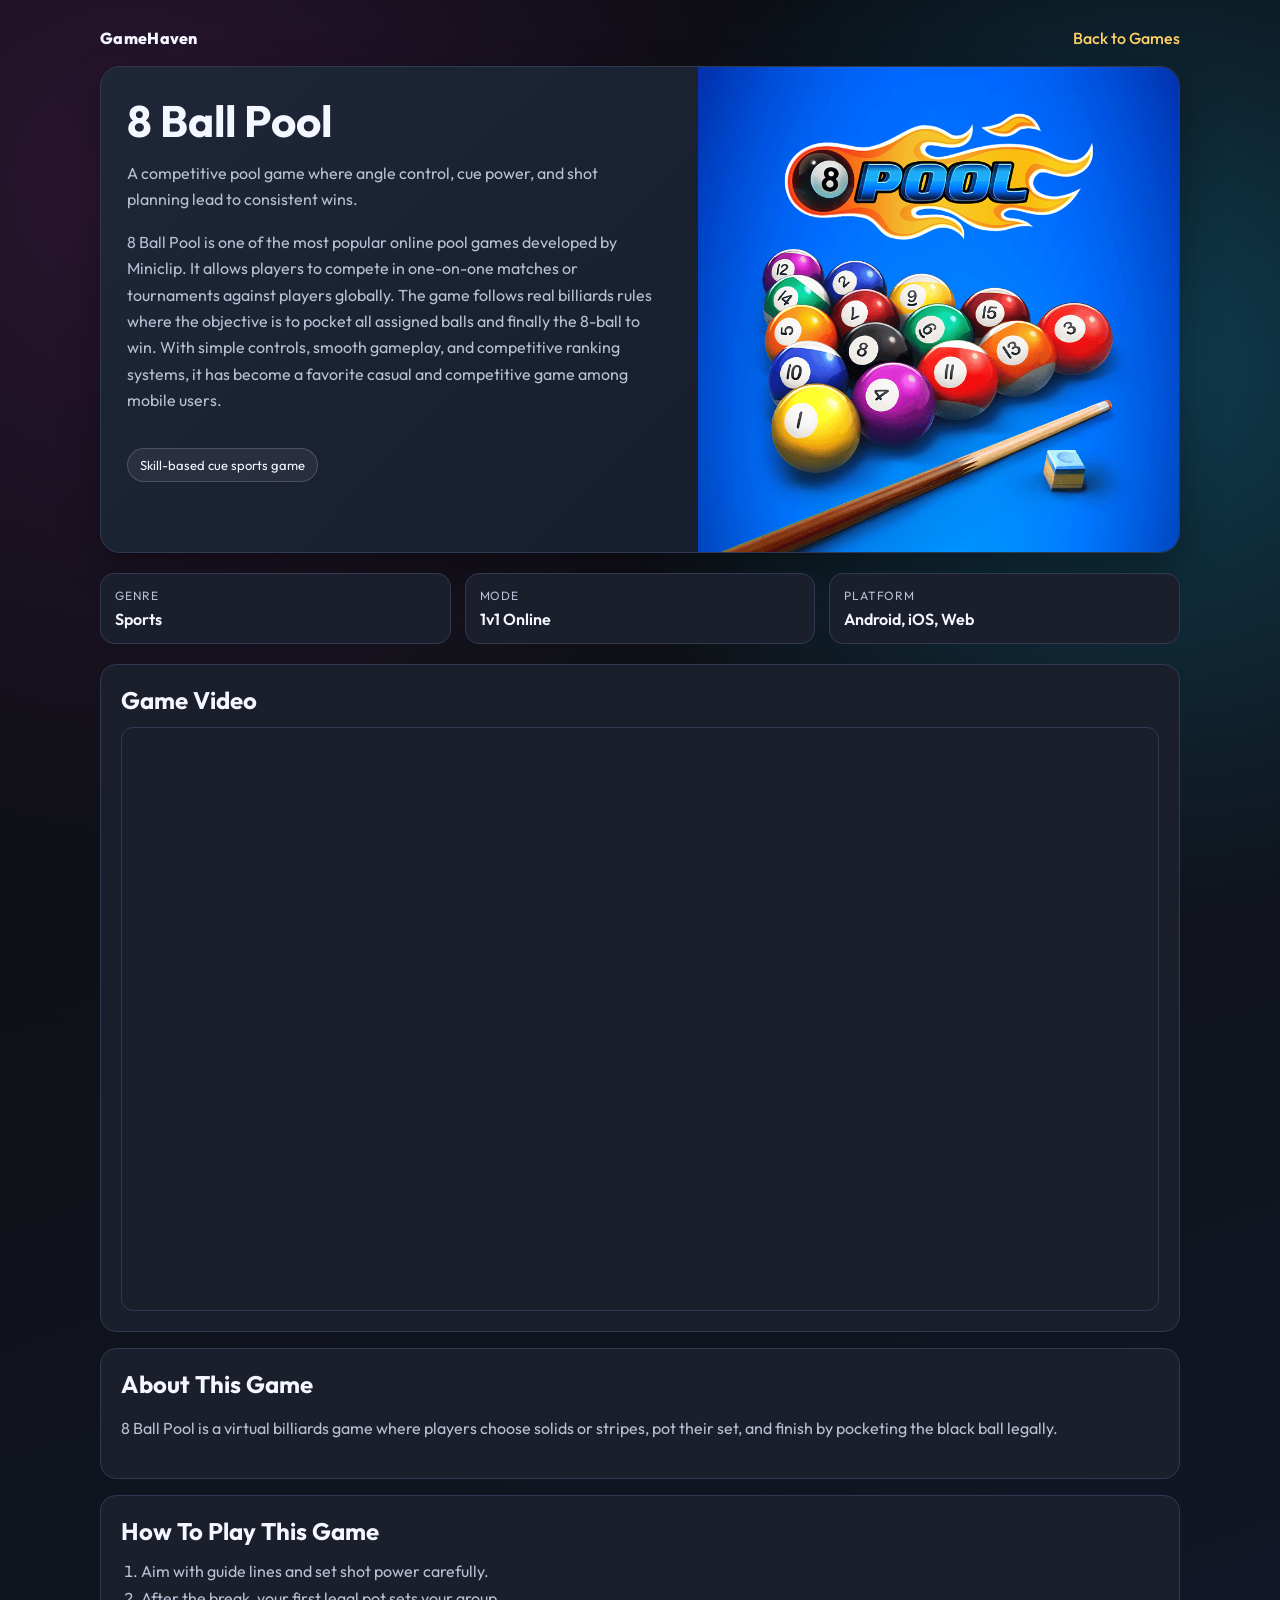
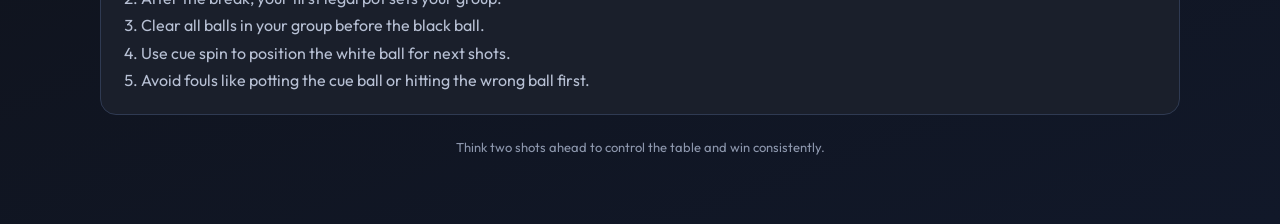
<file: game_pages/8ballpool.html>
<!DOCTYPE html>
<html lang="en">
<head>
	<meta charset="UTF-8">
	<meta name="viewport" content="width=device-width, initial-scale=1.0">
	<title>8 Ball Pool | GameHaven</title>
	<link rel="stylesheet" href="gamestyle.css">
</head>
<body>
	<main class="page">
    <div class="topbar">
        <a class="brand" href="../index.html">GameHaven</a>
        <a class="back-link" href="../index.html#games">Back to Games</a>
    </div>
    <section class="hero">
        <div class="hero-content">
            <h1>8 Ball Pool</h1>
            <p>
                A competitive pool game where angle control, cue power,
                and shot planning lead to consistent wins.
            </p>
            <p>
                8 Ball Pool is one of the most popular online pool games developed by Miniclip. It allows players to compete in one-on-one matches or tournaments against players globally. The game follows real billiards rules where the objective is to pocket all assigned balls and finally the 8-ball to win. With simple controls, smooth gameplay, and competitive ranking systems, it has become a favorite casual and competitive game among mobile users.
            </p>
            <span class="tag">
                Skill-based cue sports game
            </span>
        </div>

        <div class="hero-image">
            <img src="../gamespic/ball.png" alt="8 Ball Pool">
        </div>
    </section>
    <section class="stats">

        <article class="stat-card">
            <div class="stat-label">Genre</div>
            <div class="stat-value">Sports</div>
        </article>

        <article class="stat-card">
            <div class="stat-label">Mode</div>
            <div class="stat-value">1v1 Online</div>
        </article>

        <article class="stat-card">
            <div class="stat-label">Platform</div>
            <div class="stat-value">Android, iOS, Web</div>
        </article>

    </section>
    <section class="section">
        <h2>Game Video</h2>

        <div class="video-wrap">
          <iframe width="560" height="315" src="https://www.youtube.com/embed/d-0-VWaOsaE?si=wY5di7P0-kYWszmp" title="YouTube video player" frameborder="0" allow="accelerometer; autoplay; clipboard-write; encrypted-media; gyroscope; picture-in-picture; web-share" referrerpolicy="strict-origin-when-cross-origin" allowfullscreen></iframe>
        </div>
    </section>
    <section class="section">
        <h2>About This Game</h2>
        <p>
            8 Ball Pool is a virtual billiards game where players choose
            solids or stripes, pot their set, and finish by pocketing
            the black ball legally.
        </p>
    </section>
    <section class="section">
        <h2>How To Play This Game</h2>

        <ol>
            <li>Aim with guide lines and set shot power carefully.</li>
            <li>After the break, your first legal pot sets your group.</li>
            <li>Clear all balls in your group before the black ball.</li>
            <li>Use cue spin to position the white ball for next shots.</li>
            <li>
                Avoid fouls like potting the cue ball or hitting
                the wrong ball first.
            </li>
        </ol>
    </section>
    <p class="footer-note">
        Think two shots ahead to control the table and win consistently.
    </p>
    </main>
</body>
</html>
</file>
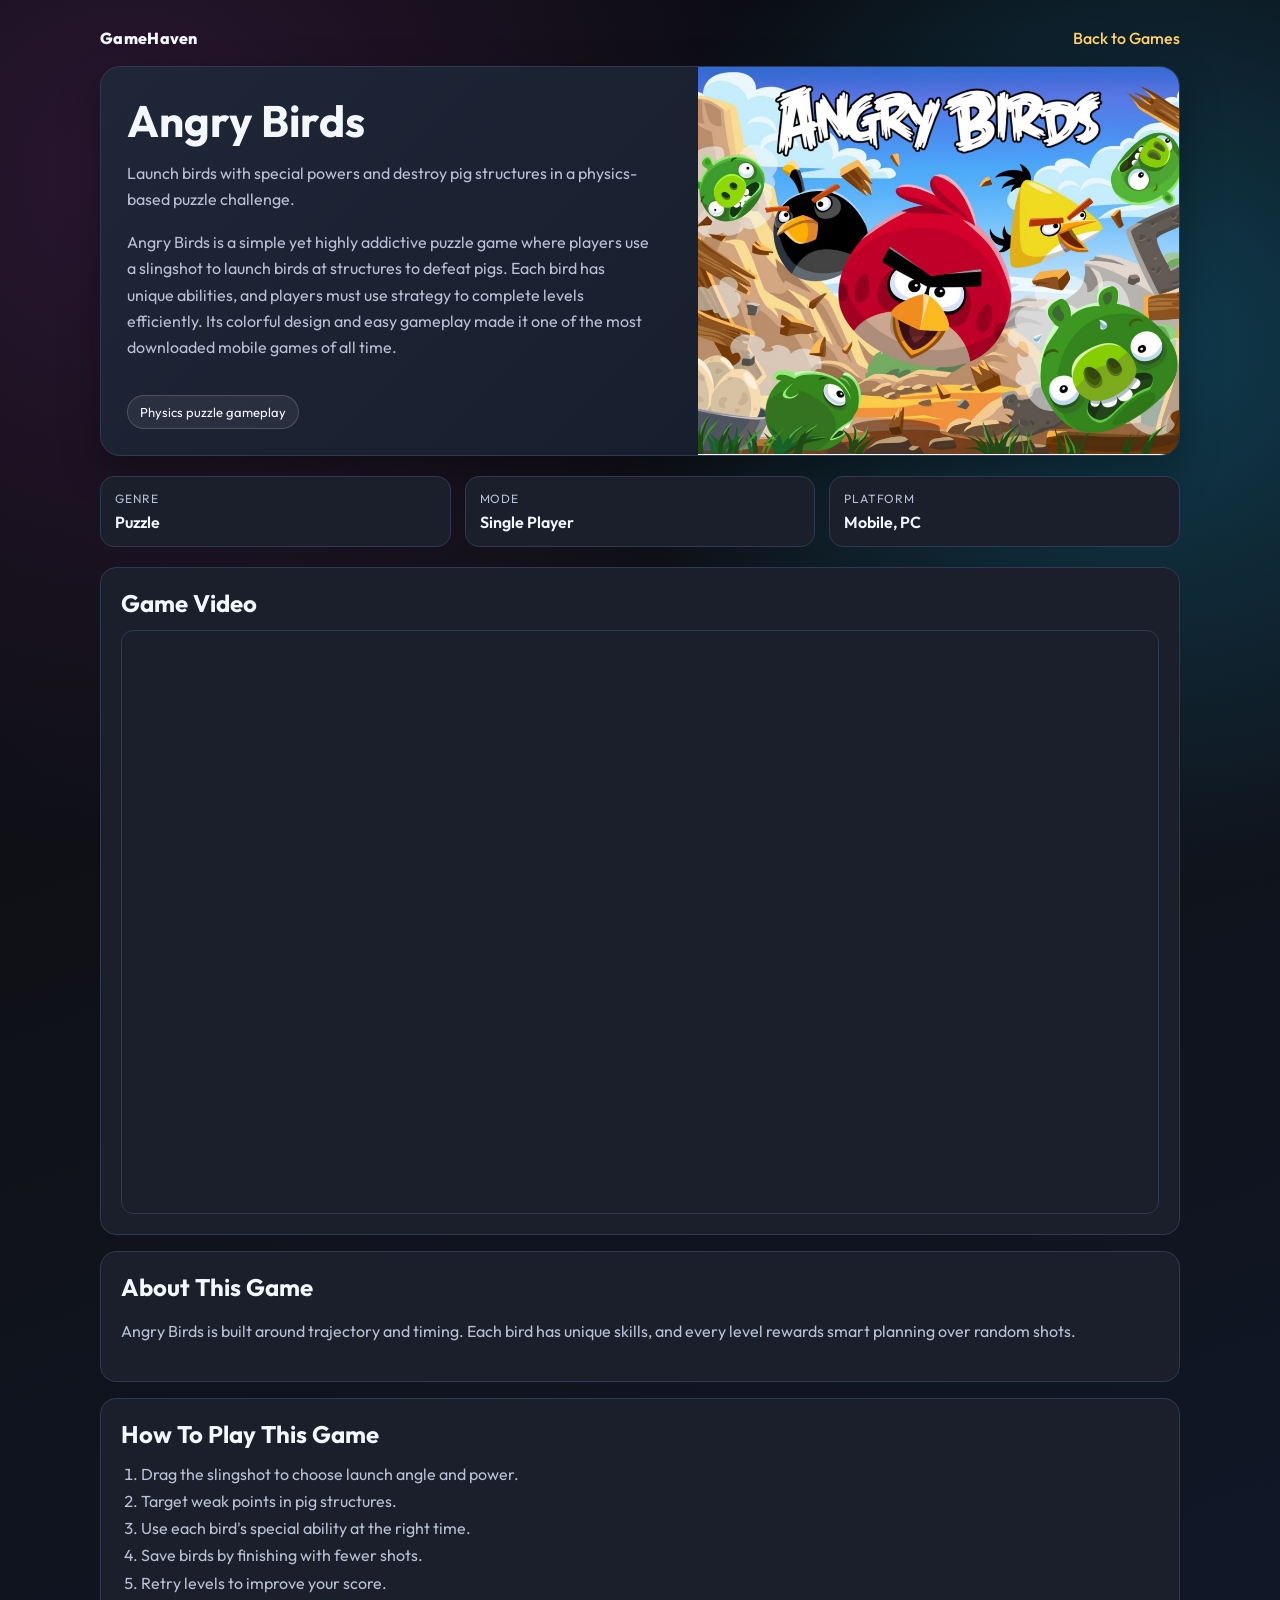
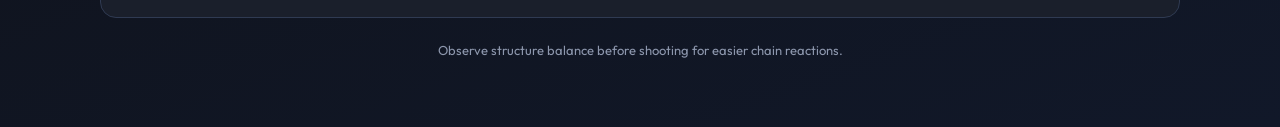
<file: game_pages/angry.html>
<!DOCTYPE html>
<html lang="en">
<head>
	<meta charset="UTF-8">
	<meta name="viewport" content="width=device-width, initial-scale=1.0">
	<title>Angry Birds | GameHaven</title>
	<link rel="stylesheet" href="gamestyle.css">
</head>
<body>
	<main class="page">
    <div class="topbar">
        <a class="brand" href="../index.html">GameHaven</a>
        <a class="back-link" href="../index.html#games">Back to Games</a>
    </div>
    <section class="hero">
        <div class="hero-content">
            <h1>Angry Birds</h1>
            <p>
                Launch birds with special powers and destroy pig structures
                in a physics-based puzzle challenge.
            </p>
            <p>
                Angry Birds is a simple yet highly addictive puzzle game where players use a slingshot to launch birds at structures to defeat pigs. Each bird has unique abilities, and players must use strategy to complete levels efficiently. Its colorful design and easy gameplay made it one of the most downloaded mobile games of all time.
            </p>
            <span class="tag">
                Physics puzzle gameplay
            </span>
        </div>

        <div class="hero-image">
            <img src="../gamespic/ab.jpg" alt="Angry Birds">
        </div>
    </section>
    <section class="stats">

        <article class="stat-card">
            <div class="stat-label">Genre</div>
            <div class="stat-value">Puzzle</div>
        </article>

        <article class="stat-card">
            <div class="stat-label">Mode</div>
            <div class="stat-value">Single Player</div>
        </article>

        <article class="stat-card">
            <div class="stat-label">Platform</div>
            <div class="stat-value">Mobile, PC</div>
        </article>

    </section>
    <section class="section">
        <h2>Game Video</h2>

        <div class="video-wrap">
            <iframe width="560" height="315" src="https://www.youtube.com/embed/aiiQ8btusrs?si=KlMGCH7yi68XJq8x" title="YouTube video player" frameborder="0" allow="accelerometer; autoplay; clipboard-write; encrypted-media; gyroscope; picture-in-picture; web-share" referrerpolicy="strict-origin-when-cross-origin" allowfullscreen></iframe>
        </div>
    </section>
    <section class="section">
        <h2>About This Game</h2>
        <p>
            Angry Birds is built around trajectory and timing.
            Each bird has unique skills, and every level rewards
            smart planning over random shots.
        </p>
    </section>
    <section class="section">
        <h2>How To Play This Game</h2>

        <ol>
            <li>Drag the slingshot to choose launch angle and power.</li>
            <li>Target weak points in pig structures.</li>
            <li>Use each bird's special ability at the right time.</li>
            <li>Save birds by finishing with fewer shots.</li>
            <li>Retry levels to improve your score.</li>
        </ol>
    </section>
    <p class="footer-note">
        Observe structure balance before shooting for easier chain reactions.
    </p>

</main>
</body>
</html>
</file>
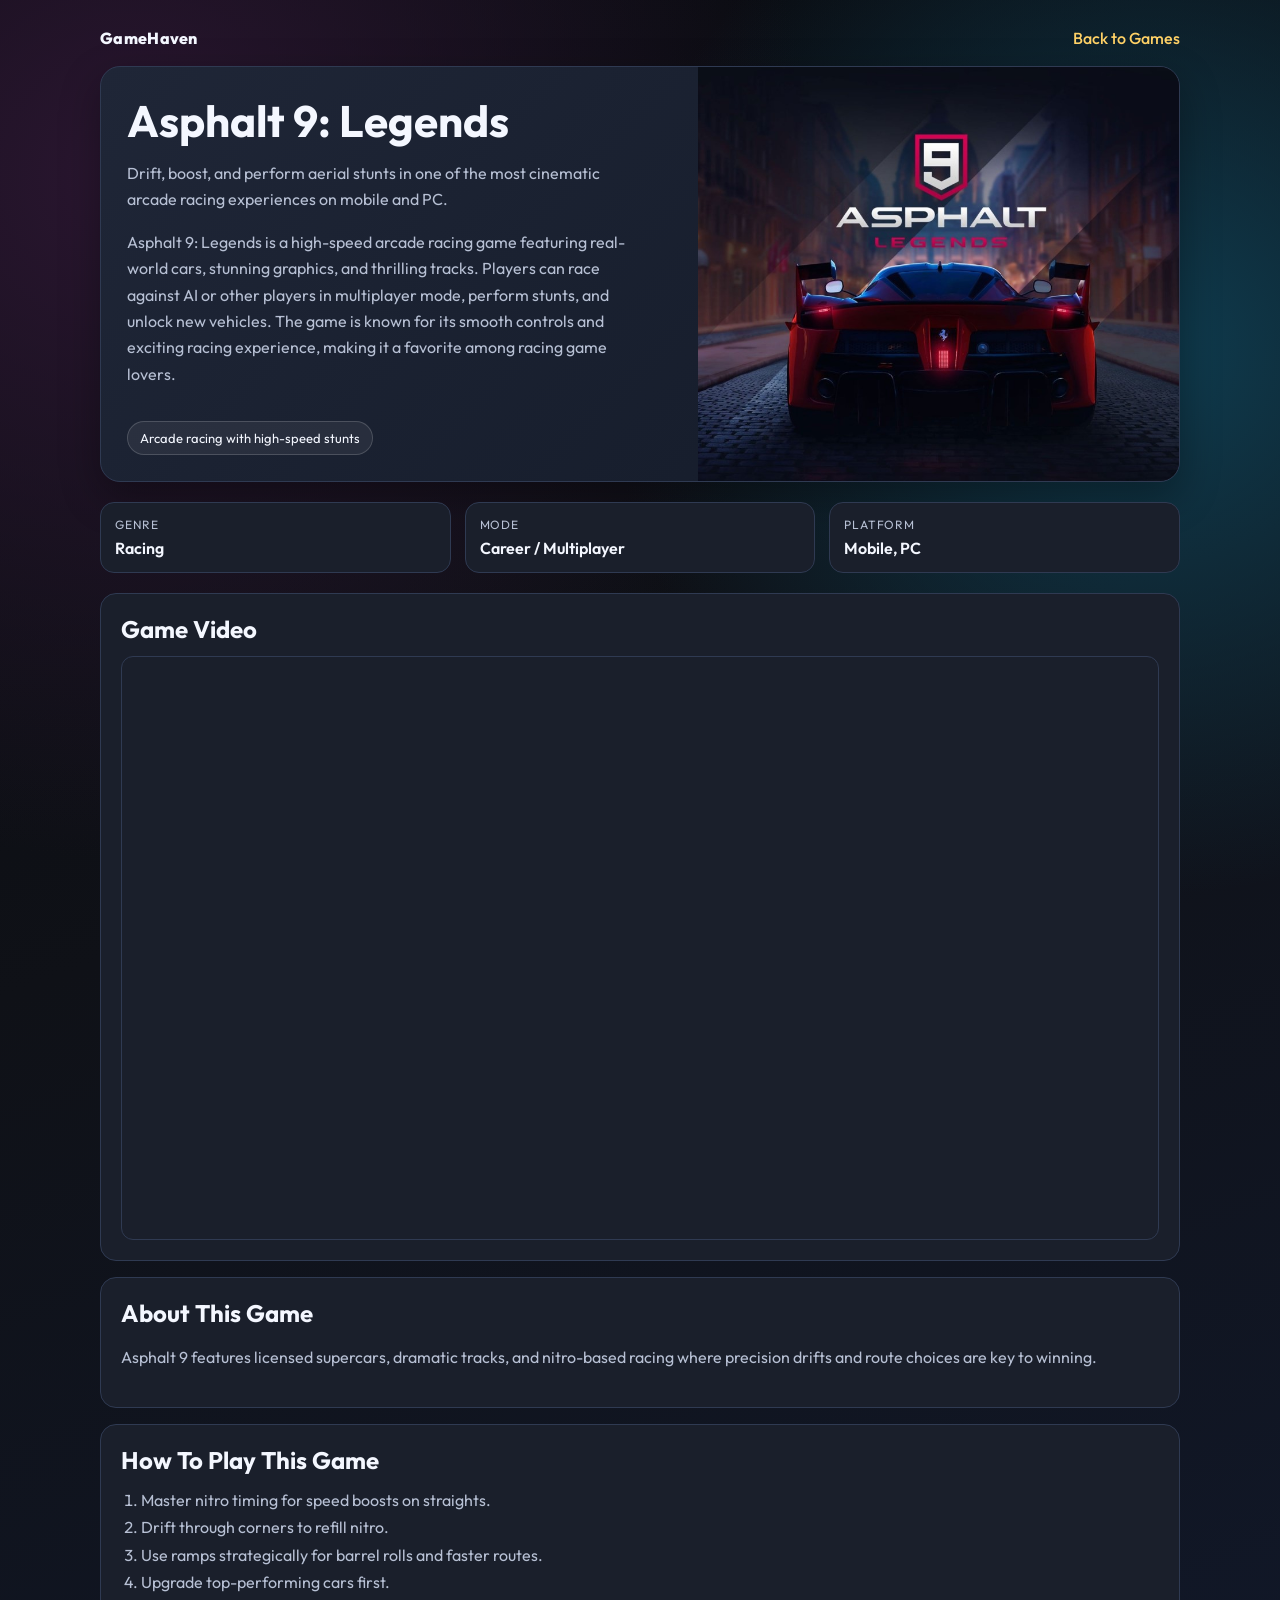
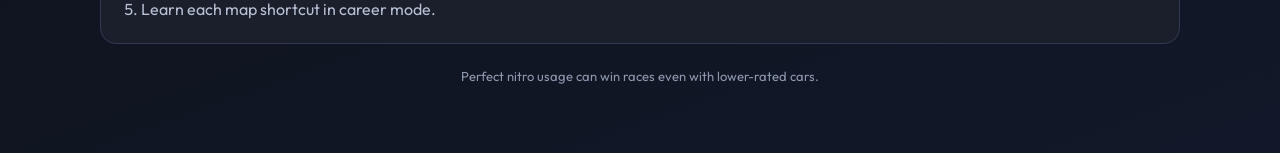
<file: game_pages/asphalt.html>
<!DOCTYPE html>
<html lang="en">
<head>
	<meta charset="UTF-8">
	<meta name="viewport" content="width=device-width, initial-scale=1.0">
	<title>Asphalt 9: Legends | GameHaven</title>
	<link rel="stylesheet" href="gamestyle.css">
</head>
<body>
<main class="page">
    <div class="topbar">
        <a class="brand" href="../index.html">GameHaven</a>
        <a class="back-link" href="../index.html#games">Back to Games</a>
    </div>
    <section class="hero">
        <div class="hero-content">
            <h1>Asphalt 9: Legends</h1>
            <p>
                Drift, boost, and perform aerial stunts in one of the most
                cinematic arcade racing experiences on mobile and PC.
            </p>
            <p>
                 Asphalt 9: Legends is a high-speed arcade racing game featuring real-world cars, stunning graphics, and thrilling tracks. Players can race against AI or other players in multiplayer mode, perform stunts, and unlock new vehicles. The game is known for its smooth controls and exciting racing experience, making it a favorite among racing game lovers.
            </p>
            <span class="tag">
                Arcade racing with high-speed stunts
            </span>
        </div>

        <div class="hero-image">
            <img src="../gamespic/a9l.jpg" alt="Asphalt 9 Legends">
        </div>
    </section>
    <section class="stats">

        <article class="stat-card">
            <div class="stat-label">Genre</div>
            <div class="stat-value">Racing</div>
        </article>

        <article class="stat-card">
            <div class="stat-label">Mode</div>
            <div class="stat-value">Career / Multiplayer</div>
        </article>

        <article class="stat-card">
            <div class="stat-label">Platform</div>
            <div class="stat-value">Mobile, PC</div>
        </article>

    </section>
    <section class="section">
        <h2>Game Video</h2>

        <div class="video-wrap">
            <iframe width="560" height="315" src="https://www.youtube.com/embed/ot63S91Ihwk?si=BaWLvts6iembuiTG" title="YouTube video player" frameborder="0" allow="accelerometer; autoplay; clipboard-write; encrypted-media; gyroscope; picture-in-picture; web-share" referrerpolicy="strict-origin-when-cross-origin" allowfullscreen></iframe>
        </div>
    </section>
    <section class="section">
        <h2>About This Game</h2>
        <p>
            Asphalt 9 features licensed supercars, dramatic tracks,
            and nitro-based racing where precision drifts and route
            choices are key to winning.
        </p>
    </section>
    <section class="section">
        <h2>How To Play This Game</h2>

        <ol>
            <li>Master nitro timing for speed boosts on straights.</li>
            <li>Drift through corners to refill nitro.</li>
            <li>Use ramps strategically for barrel rolls and faster routes.</li>
            <li>Upgrade top-performing cars first.</li>
            <li>Learn each map shortcut in career mode.</li>
        </ol>
    </section>
    <p class="footer-note">
        Perfect nitro usage can win races even with lower-rated cars.
    </p>

</main>
</body>
</html>
</file>
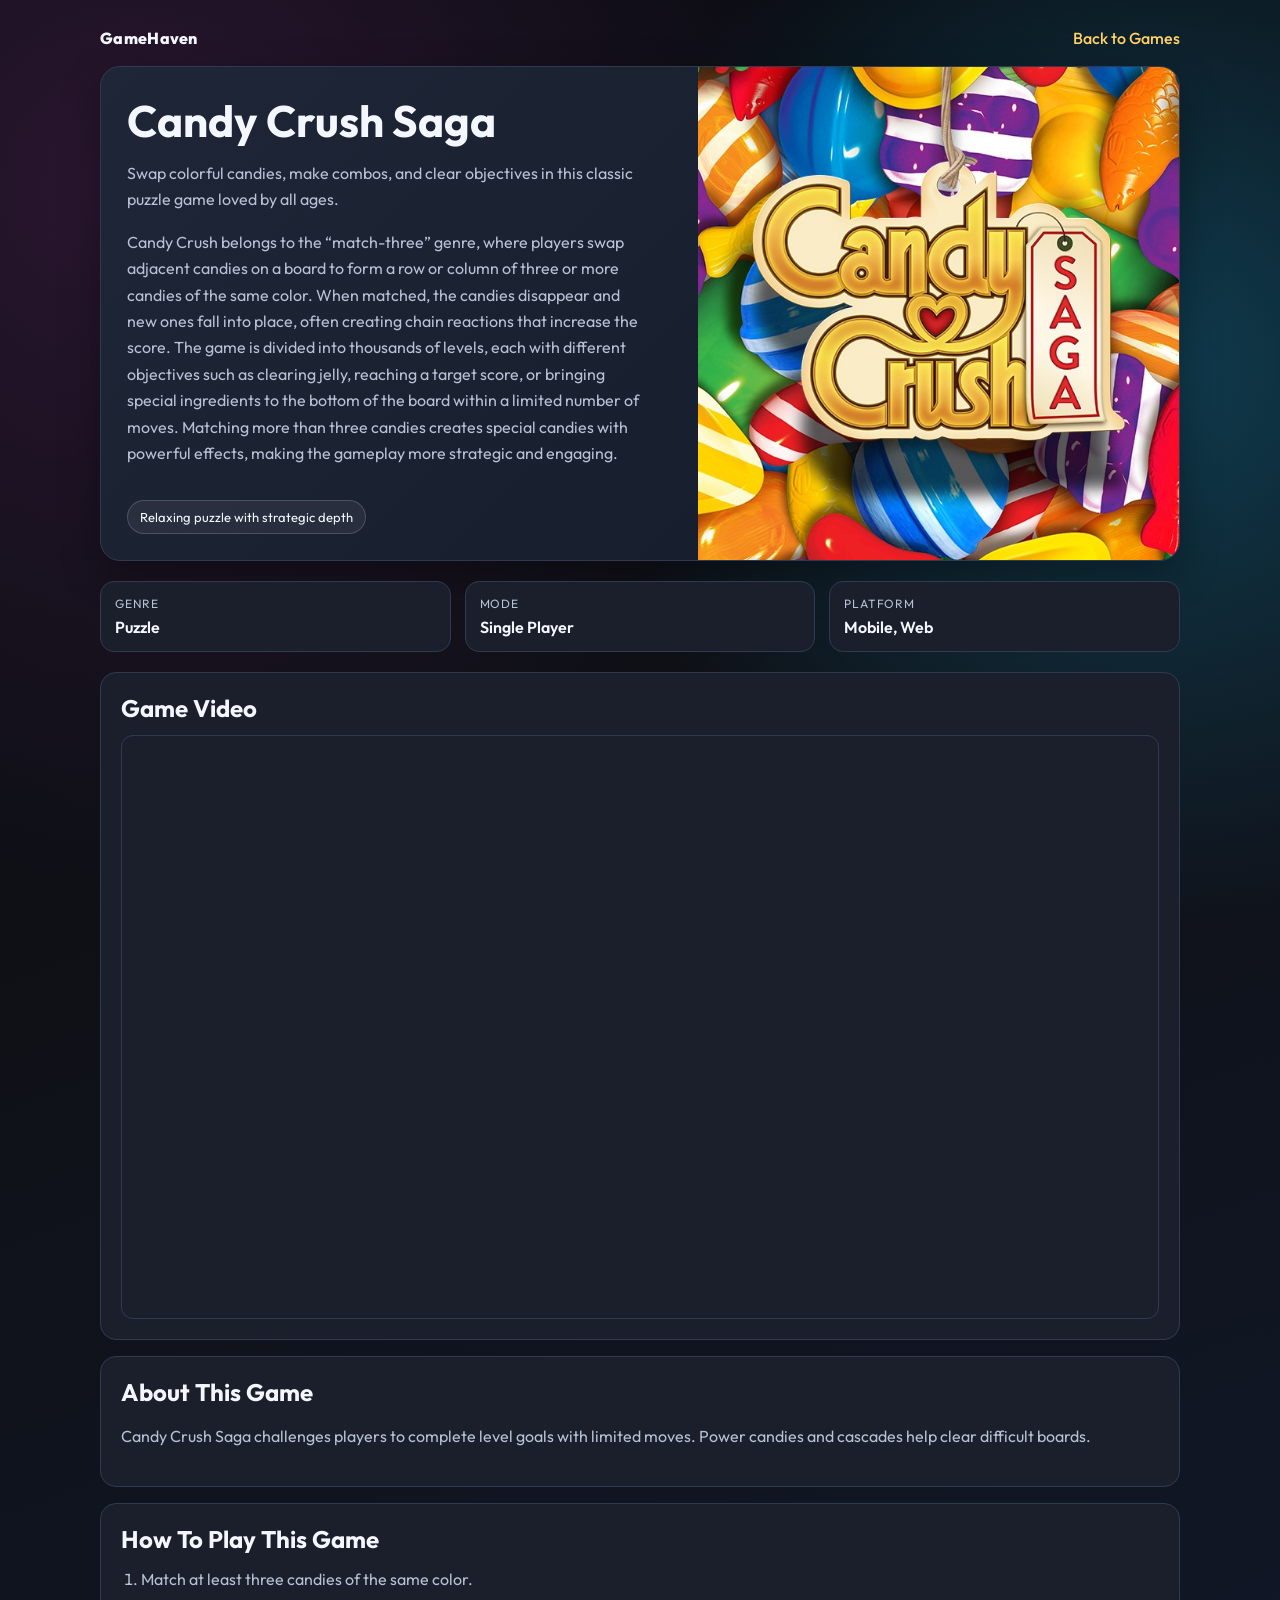
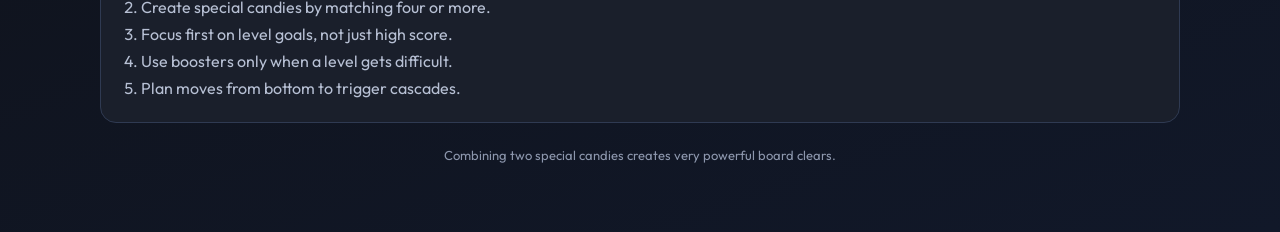
<file: game_pages/candy.html>
<!DOCTYPE html>
<html lang="en">
<head>
	<meta charset="UTF-8">
	<meta name="viewport" content="width=device-width, initial-scale=1.0">
	<title>Candy Crush Saga | GameHaven</title>
	<link rel="stylesheet" href="gamestyle.css">
</head>
<body>
	<main class="page">
    <div class="topbar">
        <a class="brand" href="../index.html">GameHaven</a>
        <a class="back-link" href="../index.html#games">Back to Games</a>
    </div>
    <section class="hero">
        <div class="hero-content">
            <h1>Candy Crush Saga</h1>
            <p>
                Swap colorful candies, make combos, and clear objectives
                in this classic puzzle game loved by all ages.
            </p>
            <p>
                Candy Crush belongs to the “match-three” genre, where players swap adjacent candies on a board to form a row or column of three or more candies of the same color. When matched, the candies disappear and new ones fall into place, often creating chain reactions that increase the score. The game is divided into thousands of levels, each with different objectives such as clearing jelly, reaching a target score, or bringing special ingredients to the bottom of the board within a limited number of moves. Matching more than three candies creates special candies with powerful effects, making the gameplay more strategic and engaging.
            </p>
            <span class="tag">
                Relaxing puzzle with strategic depth
            </span>
        </div>

        <div class="hero-image">
            <img src="../gamespic/cc.jpg" alt="Candy Crush Saga">
        </div>
    </section>
    <section class="stats">

        <article class="stat-card">
            <div class="stat-label">Genre</div>
            <div class="stat-value">Puzzle</div>
        </article>

        <article class="stat-card">
            <div class="stat-label">Mode</div>
            <div class="stat-value">Single Player</div>
        </article>

        <article class="stat-card">
            <div class="stat-label">Platform</div>
            <div class="stat-value">Mobile, Web</div>
        </article>

    </section>
    <section class="section">
        <h2>Game Video</h2>

        <div class="video-wrap">
            <iframe width="560" height="315" src="https://www.youtube.com/embed/6Lsz6FK0uIM?si=HQowrLmg4ZznrYsF" title="YouTube video player" frameborder="0" allow="accelerometer; autoplay; clipboard-write; encrypted-media; gyroscope; picture-in-picture; web-share" referrerpolicy="strict-origin-when-cross-origin" allowfullscreen></iframe>
        </div>
    </section>
    <section class="section">
        <h2>About This Game</h2>
        <p>
            Candy Crush Saga challenges players to complete level goals
            with limited moves. Power candies and cascades help clear
            difficult boards.
        </p>
    </section>
    <section class="section">
        <h2>How To Play This Game</h2>

        <ol>
            <li>Match at least three candies of the same color.</li>
            <li>Create special candies by matching four or more.</li>
            <li>Focus first on level goals, not just high score.</li>
            <li>Use boosters only when a level gets difficult.</li>
            <li>Plan moves from bottom to trigger cascades.</li>
        </ol>
    </section>
    <p class="footer-note">
        Combining two special candies creates very powerful board clears.
    </p>

</main>
</body>
</html>
</file>
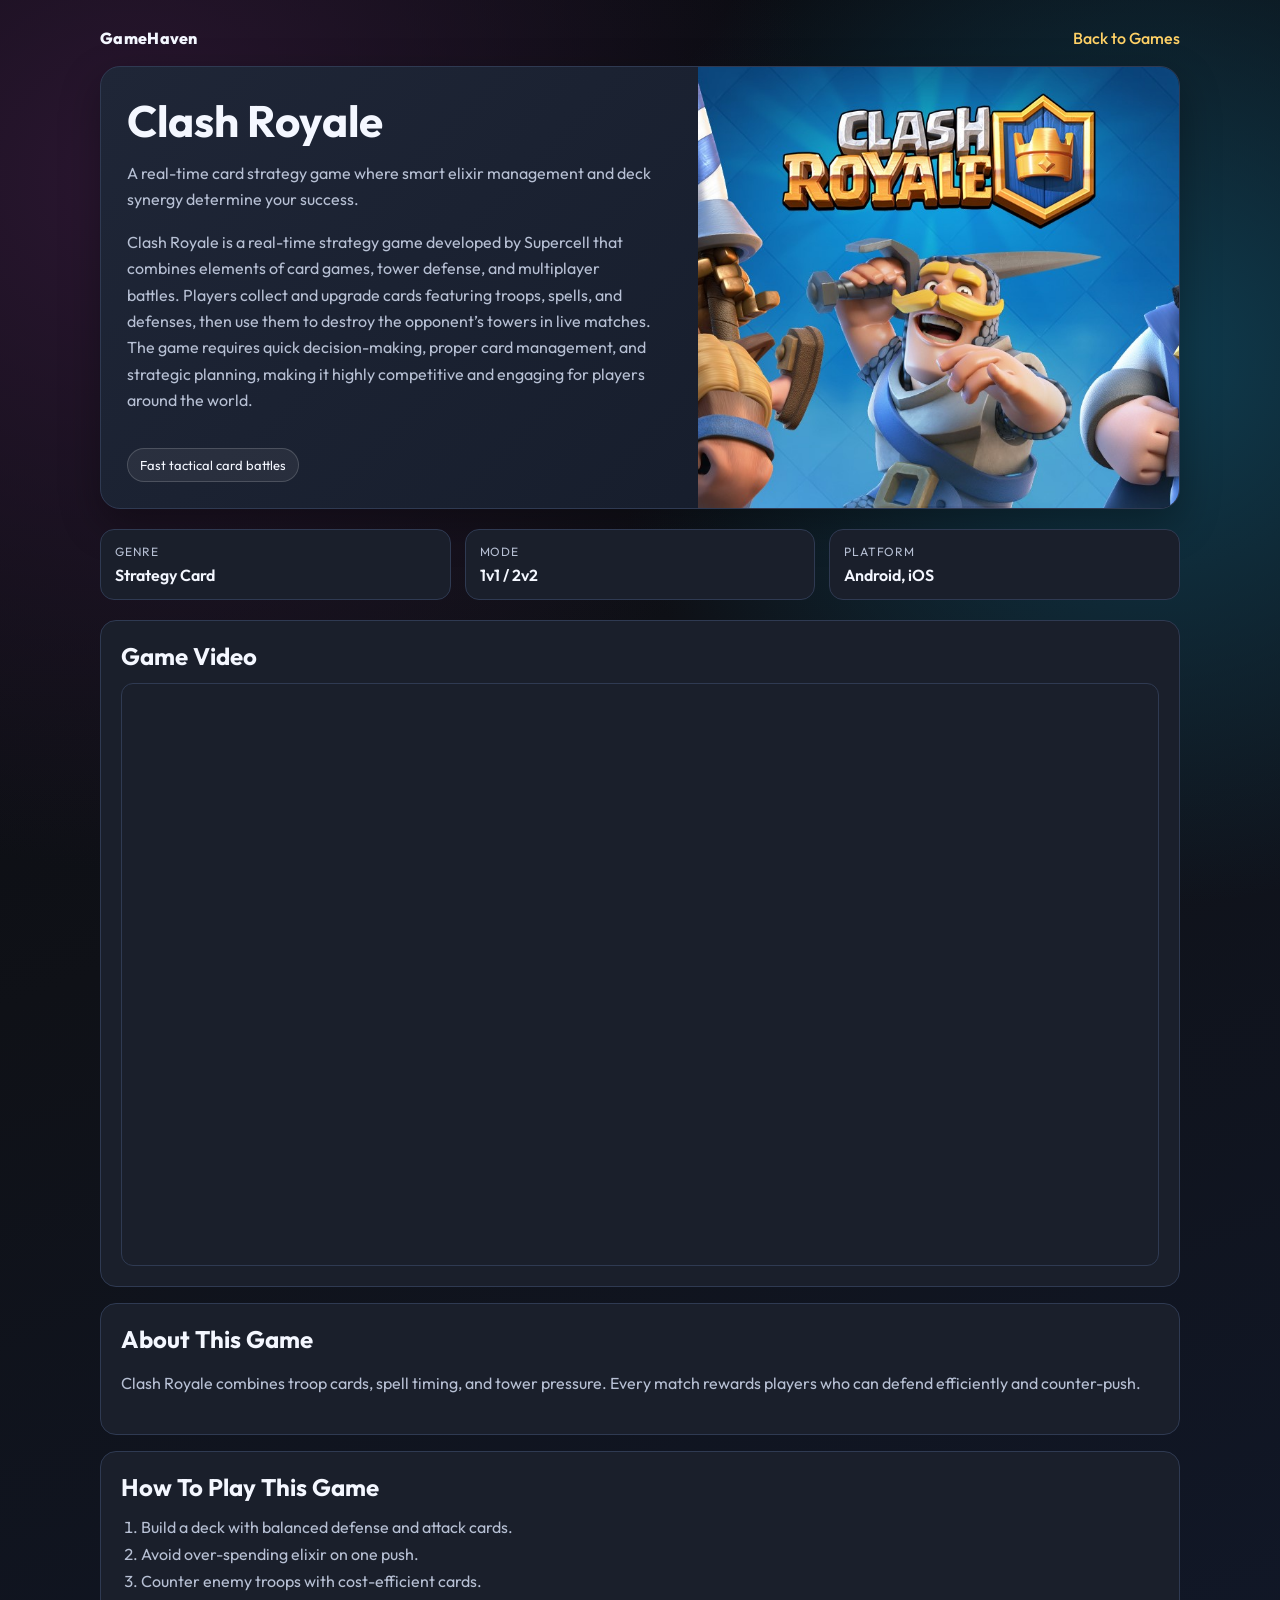
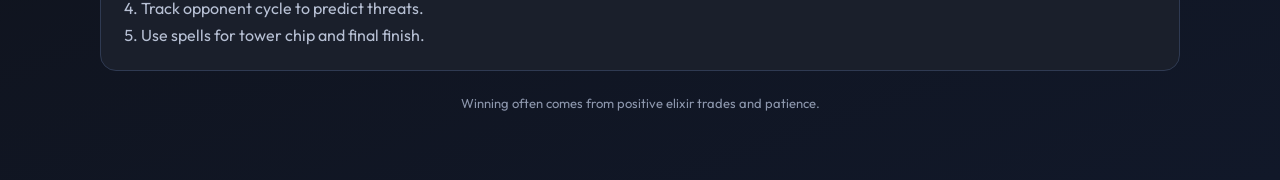
<file: game_pages/clashRoyal.html>
<!DOCTYPE html>
<html lang="en">
<head>
	<meta charset="UTF-8">
	<meta name="viewport" content="width=device-width, initial-scale=1.0">
	<title>Clash Royale | GameHaven</title>
	<link rel="stylesheet" href="gamestyle.css">
</head>
<body>
	<main class="page">
    <div class="topbar">
        <a class="brand" href="../index.html">GameHaven</a>
        <a class="back-link" href="../index.html#games">Back to Games</a>
    </div>
    <section class="hero">
        <div class="hero-content">
            <h1>Clash Royale</h1>
            <p>
                A real-time card strategy game where smart elixir management
                and deck synergy determine your success.
            </p>
            <p>
                Clash Royale is a real-time strategy game developed by Supercell that combines elements of card games, tower defense, and multiplayer battles. Players collect and upgrade cards featuring troops, spells, and defenses, then use them to destroy the opponent’s towers in live matches. The game requires quick decision-making, proper card management, and strategic planning, making it highly competitive and engaging for players around the world.
            </p>
            <span class="tag">
                Fast tactical card battles
            </span>
        </div>

        <div class="hero-image">
            <img src="../gamespic/cr.jpg" alt="Clash Royale">
        </div>
    </section>
    <section class="stats">

        <article class="stat-card">
            <div class="stat-label">Genre</div>
            <div class="stat-value">Strategy Card</div>
        </article>

        <article class="stat-card">
            <div class="stat-label">Mode</div>
            <div class="stat-value">1v1 / 2v2</div>
        </article>

        <article class="stat-card">
            <div class="stat-label">Platform</div>
            <div class="stat-value">Android, iOS</div>
        </article>

    </section>
    <section class="section">
        <h2>Game Video</h2>

        <div class="video-wrap">
            <iframe width="560" height="315" src="https://www.youtube.com/embed/TJryIc0Cwy4?si=Qr5v-sr2Nj0MHQE8" title="YouTube video player" frameborder="0" allow="accelerometer; autoplay; clipboard-write; encrypted-media; gyroscope; picture-in-picture; web-share" referrerpolicy="strict-origin-when-cross-origin" allowfullscreen></iframe>
        </div>
    </section>
    <section class="section">
        <h2>About This Game</h2>
        <p>
            Clash Royale combines troop cards, spell timing, and tower
            pressure. Every match rewards players who can defend efficiently
            and counter-push.
        </p>
    </section>
    <section class="section">
        <h2>How To Play This Game</h2>

        <ol>
            <li>Build a deck with balanced defense and attack cards.</li>
            <li>Avoid over-spending elixir on one push.</li>
            <li>Counter enemy troops with cost-efficient cards.</li>
            <li>Track opponent cycle to predict threats.</li>
            <li>Use spells for tower chip and final finish.</li>
        </ol>
    </section>
    <p class="footer-note">
        Winning often comes from positive elixir trades and patience.
    </p>

</main>
</body>
</html>
</file>
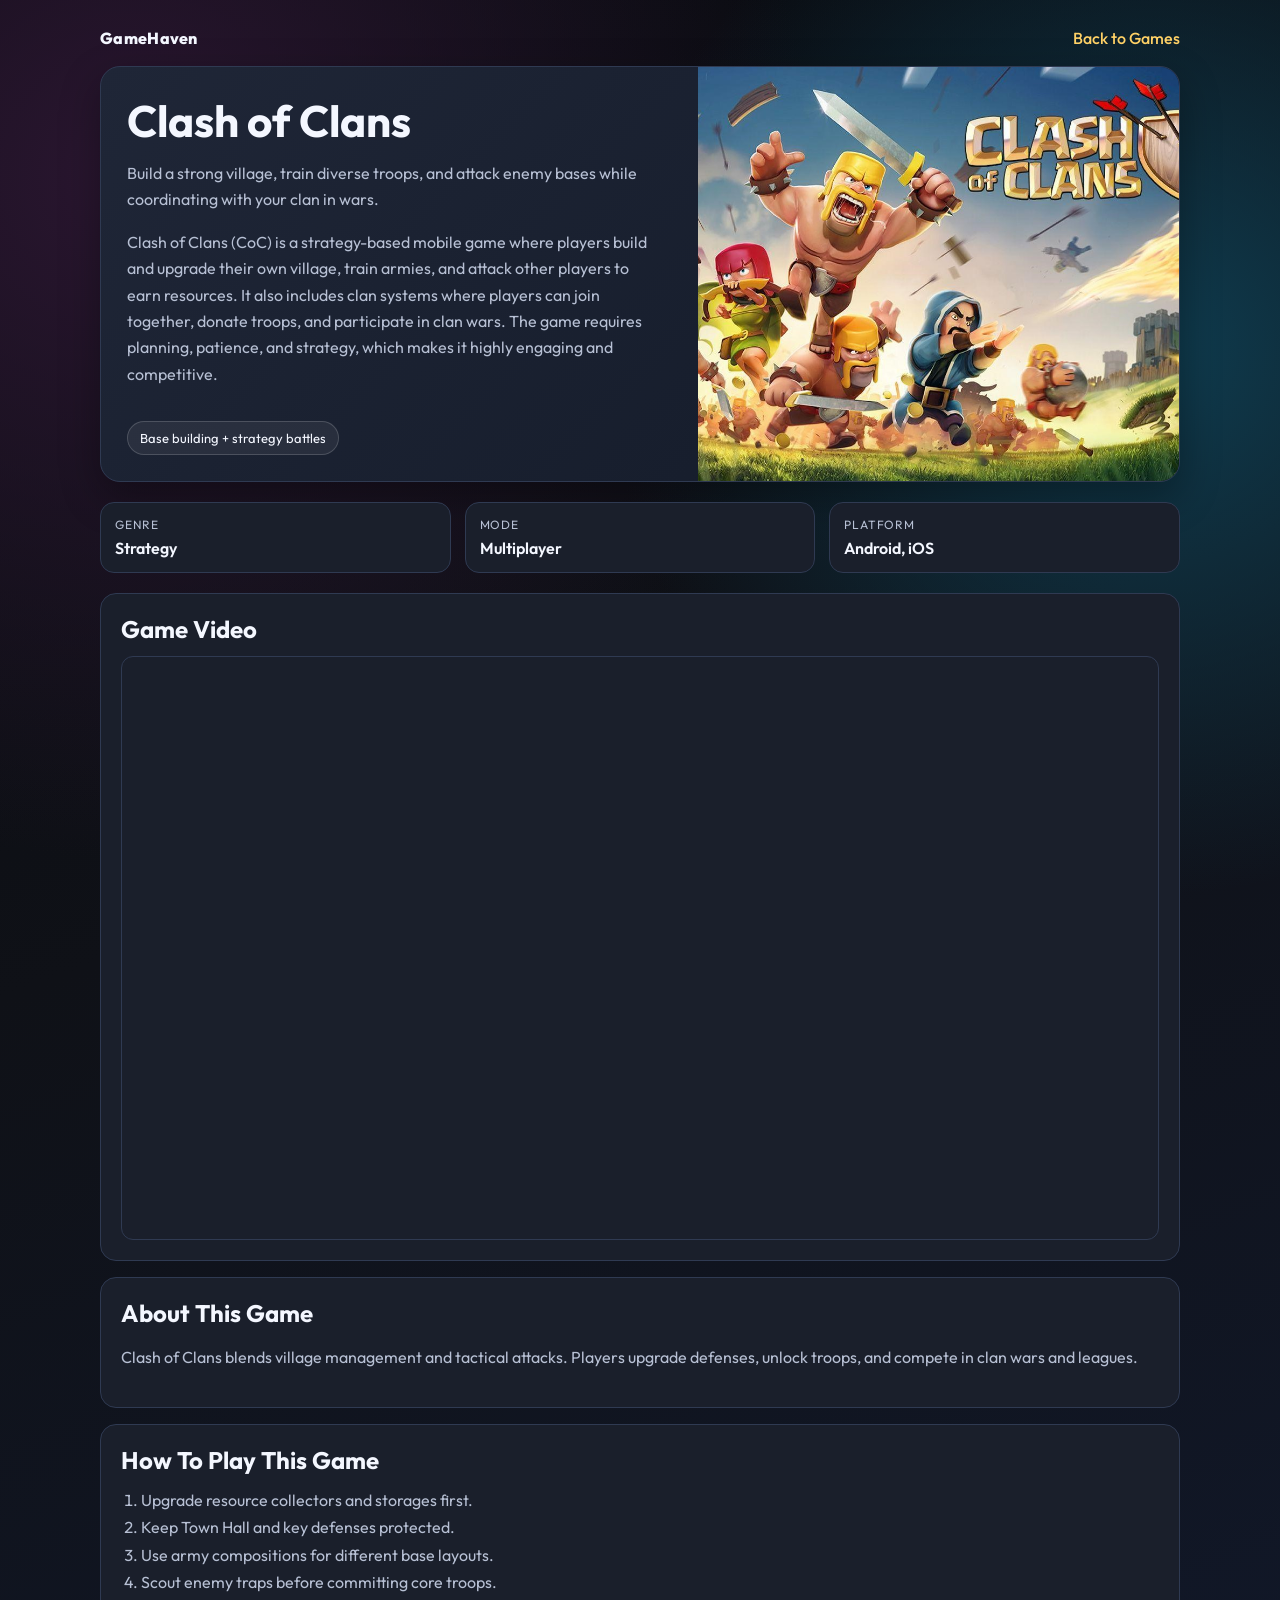
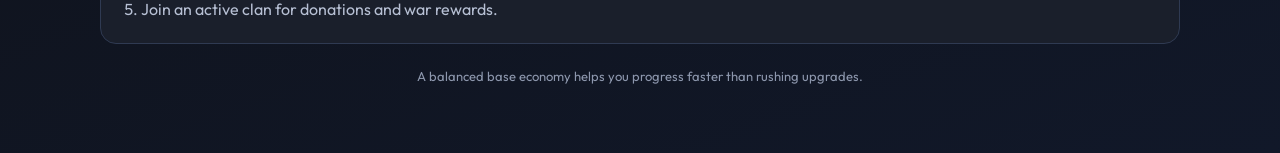
<file: game_pages/coc.html>
<!DOCTYPE html>
<html lang="en">
<head>
	<meta charset="UTF-8">
	<meta name="viewport" content="width=device-width, initial-scale=1.0">
	<title>Clash of Clans | GameHaven</title>
	<link rel="stylesheet" href="gamestyle.css">
</head>
<body>
<main class="page">
    <div class="topbar">
        <a class="brand" href="../index.html">GameHaven</a>
        <a class="back-link" href="../index.html#games">Back to Games</a>
    </div>
    <section class="hero">
        <div class="hero-content">
            <h1>Clash of Clans</h1>
            <p>
                Build a strong village, train diverse troops, and attack
                enemy bases while coordinating with your clan in wars.
            </p>
            <p>
                Clash of Clans (CoC) is a strategy-based mobile game where players build and upgrade their own village, train armies, and attack other players to earn resources. It also includes clan systems where players can join together, donate troops, and participate in clan wars. The game requires planning, patience, and strategy, which makes it highly engaging and competitive.
            </p>
            <span class="tag">
                Base building + strategy battles
            </span>
        </div>

        <div class="hero-image">
            <img src="../gamespic/coc.jpg" alt="Clash of Clans">
        </div>
    </section>
    <section class="stats">

        <article class="stat-card">
            <div class="stat-label">Genre</div>
            <div class="stat-value">Strategy</div>
        </article>

        <article class="stat-card">
            <div class="stat-label">Mode</div>
            <div class="stat-value">Multiplayer</div>
        </article>

        <article class="stat-card">
            <div class="stat-label">Platform</div>
            <div class="stat-value">Android, iOS</div>
        </article>

    </section>
    <section class="section">
        <h2>Game Video</h2>

        <div class="video-wrap">
            <iframe width="560" height="315" src="https://www.youtube.com/embed/_lOa-FpDknk?si=2ZXWuqjmEiwHrayR" title="YouTube video player" frameborder="0" allow="accelerometer; autoplay; clipboard-write; encrypted-media; gyroscope; picture-in-picture; web-share" referrerpolicy="strict-origin-when-cross-origin" allowfullscreen></iframe>
        </div>
    </section>
    <section class="section">
        <h2>About This Game</h2>
        <p>
            Clash of Clans blends village management and tactical attacks.
            Players upgrade defenses, unlock troops, and compete in clan
            wars and leagues.
        </p>
    </section>
    <section class="section">
        <h2>How To Play This Game</h2>

        <ol>
            <li>Upgrade resource collectors and storages first.</li>
            <li>Keep Town Hall and key defenses protected.</li>
            <li>Use army compositions for different base layouts.</li>
            <li>Scout enemy traps before committing core troops.</li>
            <li>Join an active clan for donations and war rewards.</li>
        </ol>
    </section>
    <p class="footer-note">
        A balanced base economy helps you progress faster than rushing upgrades.
    </p>
</main>
</body>
</html>
</file>
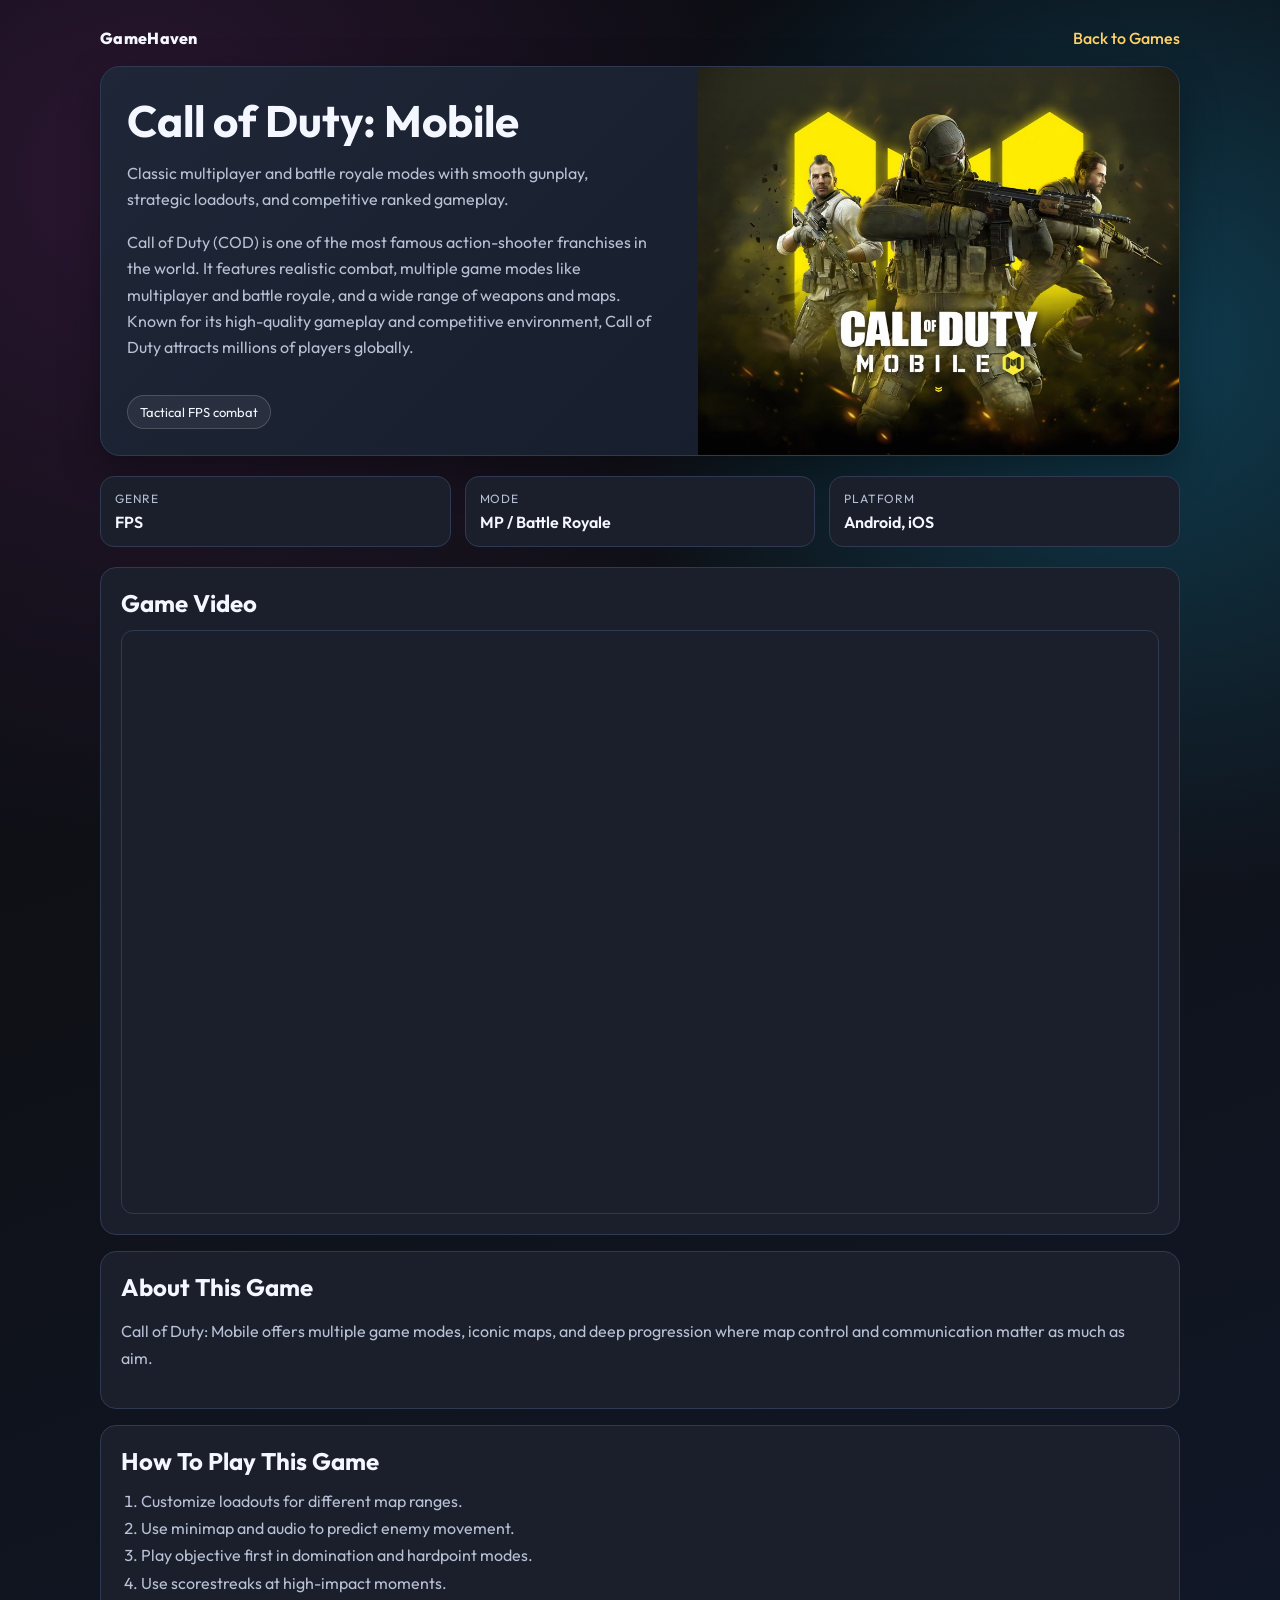
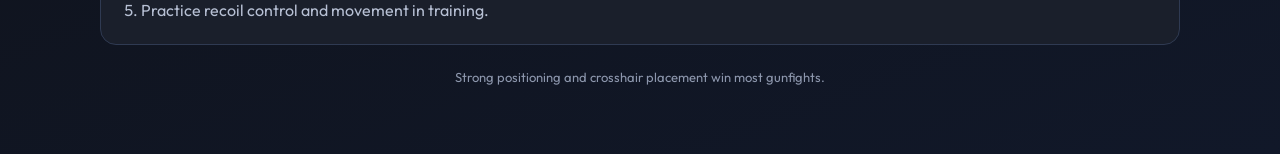
<file: game_pages/cod.html>
<!DOCTYPE html>
<html lang="en">
<head>
	<meta charset="UTF-8">
	<meta name="viewport" content="width=device-width, initial-scale=1.0">
	<title>Call of Duty: Mobile | GameHaven</title>
	<link rel="stylesheet" href="gamestyle.css">
</head>
<body>
<main class="page">
    <div class="topbar">
        <a class="brand" href="../index.html">GameHaven</a>
        <a class="back-link" href="../index.html#games">Back to Games</a>
    </div>
    <section class="hero">
        <div class="hero-content">
            <h1>Call of Duty: Mobile</h1>
            <p>
                Classic multiplayer and battle royale modes with smooth
                gunplay, strategic loadouts, and competitive ranked gameplay.
            </p>
            <p>
                Call of Duty (COD) is one of the most famous action-shooter franchises in the world. It features realistic combat, multiple game modes like multiplayer and battle royale, and a wide range of weapons and maps. Known for its high-quality gameplay and competitive environment, Call of Duty attracts millions of players globally.
            </p>
            <span class="tag">
                Tactical FPS combat
            </span>
        </div>

        <div class="hero-image">
            <img src="../gamespic/cod.jpg" alt="Call of Duty Mobile">
        </div>
    </section>
    <section class="stats">

        <article class="stat-card">
            <div class="stat-label">Genre</div>
            <div class="stat-value">FPS</div>
        </article>

        <article class="stat-card">
            <div class="stat-label">Mode</div>
            <div class="stat-value">MP / Battle Royale</div>
        </article>

        <article class="stat-card">
            <div class="stat-label">Platform</div>
            <div class="stat-value">Android, iOS</div>
        </article>

    </section>
    <section class="section">
        <h2>Game Video</h2>

        <div class="video-wrap">
            <iframe width="560" height="315" src="https://www.youtube.com/embed/-TboQMYDR9A?si=G18a-VfUKzopiySg" title="YouTube video player" frameborder="0" allow="accelerometer; autoplay; clipboard-write; encrypted-media; gyroscope; picture-in-picture; web-share" referrerpolicy="strict-origin-when-cross-origin" allowfullscreen></iframe>
        </div>
    </section>
    <section class="section">
        <h2>About This Game</h2>
        <p>
            Call of Duty: Mobile offers multiple game modes, iconic maps,
            and deep progression where map control and communication matter
            as much as aim.
        </p>
    </section>
    <section class="section">
        <h2>How To Play This Game</h2>

        <ol>
            <li>Customize loadouts for different map ranges.</li>
            <li>Use minimap and audio to predict enemy movement.</li>
            <li>Play objective first in domination and hardpoint modes.</li>
            <li>Use scorestreaks at high-impact moments.</li>
            <li>Practice recoil control and movement in training.</li>
        </ol>
    </section>
    <p class="footer-note">
        Strong positioning and crosshair placement win most gunfights.
    </p>

</main>
</body>
</html>
</file>
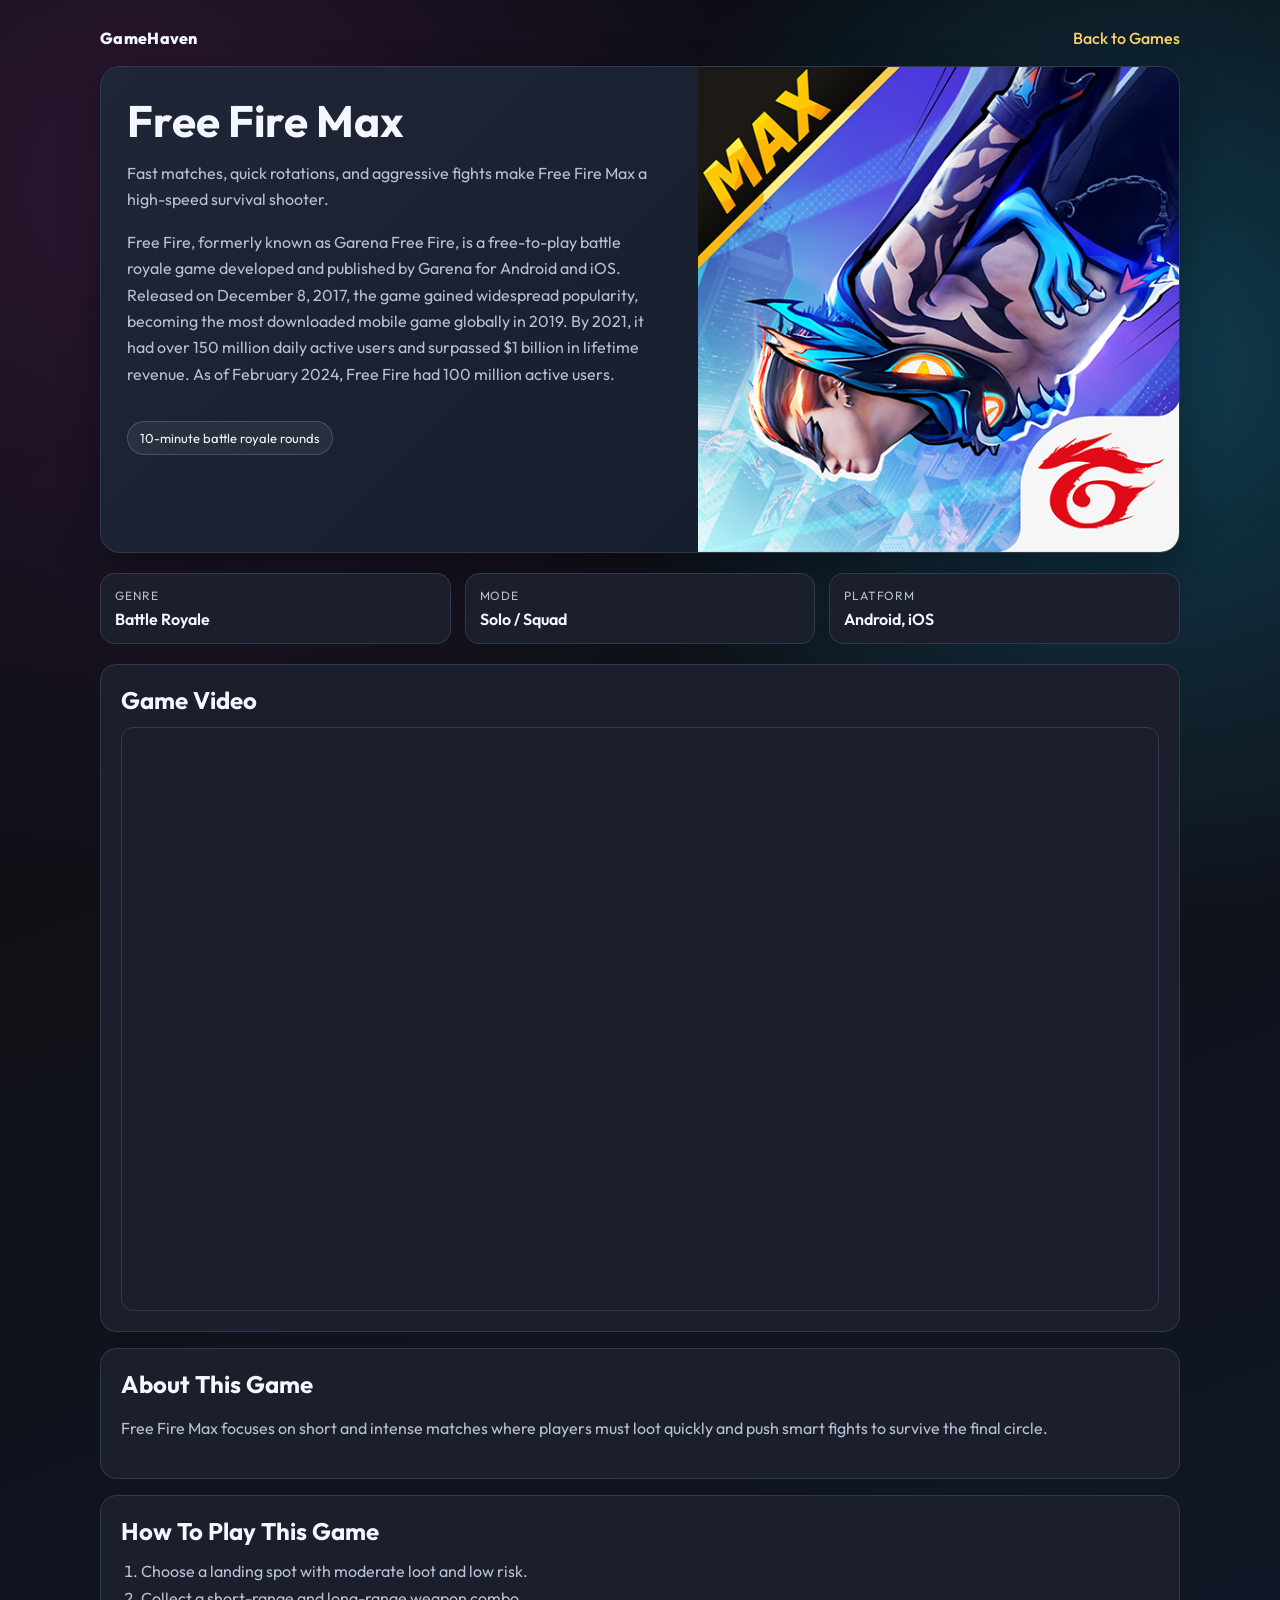
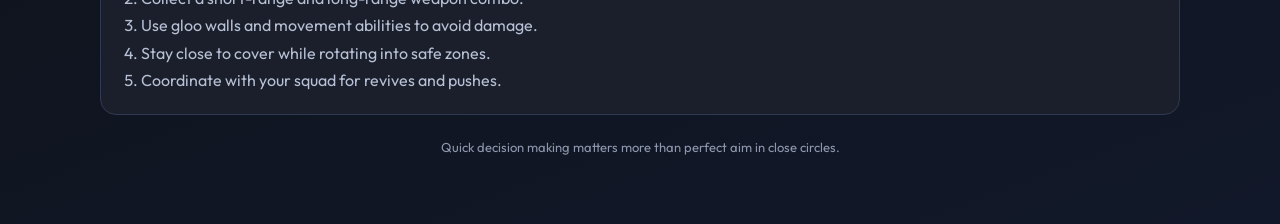
<file: game_pages/freefire.html>
<!DOCTYPE html>
<html lang="en">
<head>
	<meta charset="UTF-8">
	<meta name="viewport" content="width=device-width, initial-scale=1.0">
	<title>Free Fire Max | GameHaven</title>
	<link rel="stylesheet" href="gamestyle.css">
</head>
<body>
<main class="page">
    <div class="topbar">
        <a class="brand" href="../index.html">GameHaven</a>
        <a class="back-link" href="../index.html#games">Back to Games</a>
    </div>
    <section class="hero">
        <div class="hero-content">
            <h1>Free Fire Max</h1>
            <p>
                Fast matches, quick rotations, and aggressive fights make
                Free Fire Max a high-speed survival shooter.
            </p>
            <p>
                Free Fire, formerly known as Garena Free Fire, is a free-to-play battle royale game developed and published by Garena for Android and iOS. Released on December 8, 2017, the game gained widespread popularity, becoming the most downloaded mobile game globally in 2019. By 2021, it had over 150 million daily active users and surpassed $1 billion in lifetime revenue. As of February 2024, Free Fire had 100 million active users.
            </p>
            <span class="tag">
                10-minute battle royale rounds
            </span>
        </div>

        <div class="hero-image">
            <img src="../gamespic/ff.jpg" alt="Free Fire Max">
        </div>
    </section>
    <section class="stats">

        <article class="stat-card">
            <div class="stat-label">Genre</div>
            <div class="stat-value">Battle Royale</div>
        </article>

        <article class="stat-card">
            <div class="stat-label">Mode</div>
            <div class="stat-value">Solo / Squad</div>
        </article>

        <article class="stat-card">
            <div class="stat-label">Platform</div>
            <div class="stat-value">Android, iOS</div>
        </article>

    </section>
    <section class="section">
        <h2>Game Video</h2>

        <div class="video-wrap">
            <iframe width="560" height="315" src="https://www.youtube.com/embed/JDY8XkebaeA?si=lidVtAWwE8uDERy8" title="YouTube video player" frameborder="0" allow="accelerometer; autoplay; clipboard-write; encrypted-media; gyroscope; picture-in-picture; web-share" referrerpolicy="strict-origin-when-cross-origin" allowfullscreen></iframe>
        </div>
    </section>
    <section class="section">
        <h2>About This Game</h2>
        <p>
            Free Fire Max focuses on short and intense matches where
            players must loot quickly and push smart fights to survive
            the final circle.
        </p>
    </section>
    <section class="section">
        <h2>How To Play This Game</h2>

        <ol>
            <li>Choose a landing spot with moderate loot and low risk.</li>
            <li>Collect a short-range and long-range weapon combo.</li>
            <li>Use gloo walls and movement abilities to avoid damage.</li>
            <li>Stay close to cover while rotating into safe zones.</li>
            <li>Coordinate with your squad for revives and pushes.</li>
        </ol>
    </section>
    <p class="footer-note">
        Quick decision making matters more than perfect aim in close circles.
    </p>

</main>
</body>
</html>
</file>
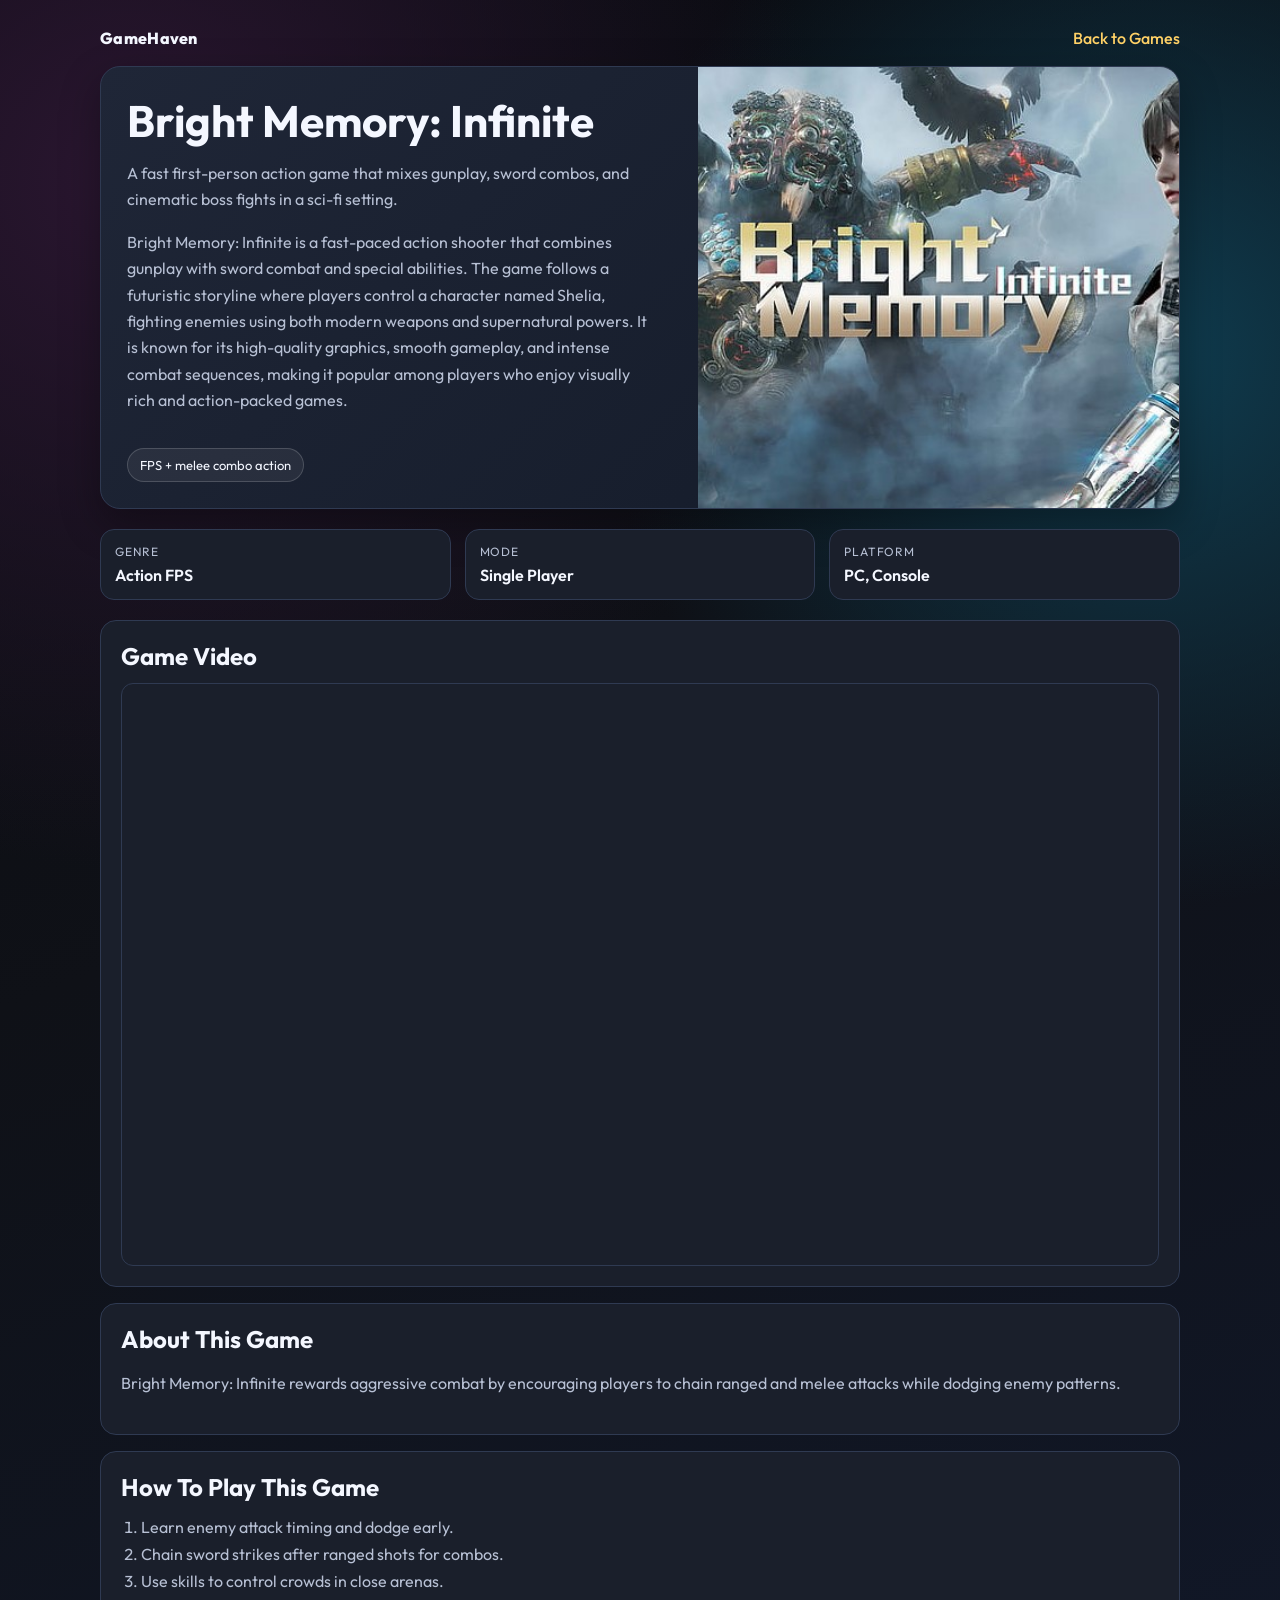
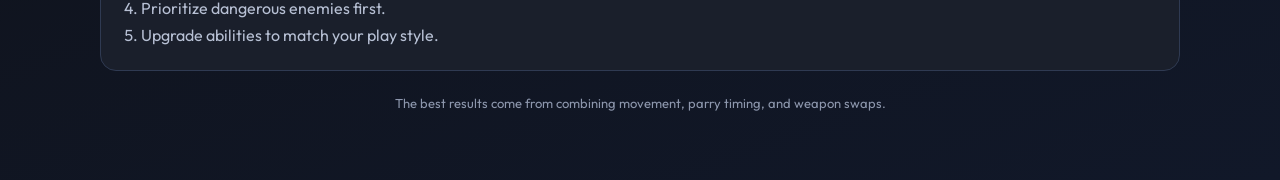
<file: game_pages/infinite.html>
<!DOCTYPE html>
<html lang="en">
<head>
	<meta charset="UTF-8">
	<meta name="viewport" content="width=device-width, initial-scale=1.0">
	<title>Bright Memory: Infinite | GameHaven</title>
	<link rel="stylesheet" href="gamestyle.css">
</head>
<body>
<main class="page">
    <div class="topbar">
        <a class="brand" href="../index.html">GameHaven</a>
        <a class="back-link" href="../index.html#games">Back to Games</a>
    </div>
    <section class="hero">
        <div class="hero-content">
            <h1>Bright Memory: Infinite</h1>
            <p>
                A fast first-person action game that mixes gunplay,
                sword combos, and cinematic boss fights in a sci-fi setting.
            </p>
            <p>
                Bright Memory: Infinite is a fast-paced action shooter that combines gunplay with sword combat and special abilities. The game follows a futuristic storyline where players control a character named Shelia, fighting enemies using both modern weapons and supernatural powers. It is known for its high-quality graphics, smooth gameplay, and intense combat sequences, making it popular among players who enjoy visually rich and action-packed games.
            </p>
            <span class="tag">
                FPS + melee combo action
            </span>
        </div>

        <div class="hero-image">
            <img src="../gamespic/bmi.jpg" alt="Bright Memory Infinite">
        </div>
    </section>
    <section class="stats">

        <article class="stat-card">
            <div class="stat-label">Genre</div>
            <div class="stat-value">Action FPS</div>
        </article>

        <article class="stat-card">
            <div class="stat-label">Mode</div>
            <div class="stat-value">Single Player</div>
        </article>

        <article class="stat-card">
            <div class="stat-label">Platform</div>
            <div class="stat-value">PC, Console</div>
        </article>

    </section>
    <section class="section">
        <h2>Game Video</h2>

        <div class="video-wrap">
            <iframe width="560" height="315" src="https://www.youtube.com/embed/Poj6iZSZmIA?si=KnGJbByGgbUuEKh8" title="YouTube video player" frameborder="0" allow="accelerometer; autoplay; clipboard-write; encrypted-media; gyroscope; picture-in-picture; web-share" referrerpolicy="strict-origin-when-cross-origin" allowfullscreen></iframe>
        </div>
    </section>
    <section class="section">
        <h2>About This Game</h2>
        <p>
            Bright Memory: Infinite rewards aggressive combat by
            encouraging players to chain ranged and melee attacks
            while dodging enemy patterns.
        </p>
    </section>
    <section class="section">
        <h2>How To Play This Game</h2>

        <ol>
            <li>Learn enemy attack timing and dodge early.</li>
            <li>Chain sword strikes after ranged shots for combos.</li>
            <li>Use skills to control crowds in close arenas.</li>
            <li>Prioritize dangerous enemies first.</li>
            <li>Upgrade abilities to match your play style.</li>
        </ol>
    </section>
    <p class="footer-note">
        The best results come from combining movement, parry timing,
        and weapon swaps.
    </p>
</main>
</body>
</html>
</file>
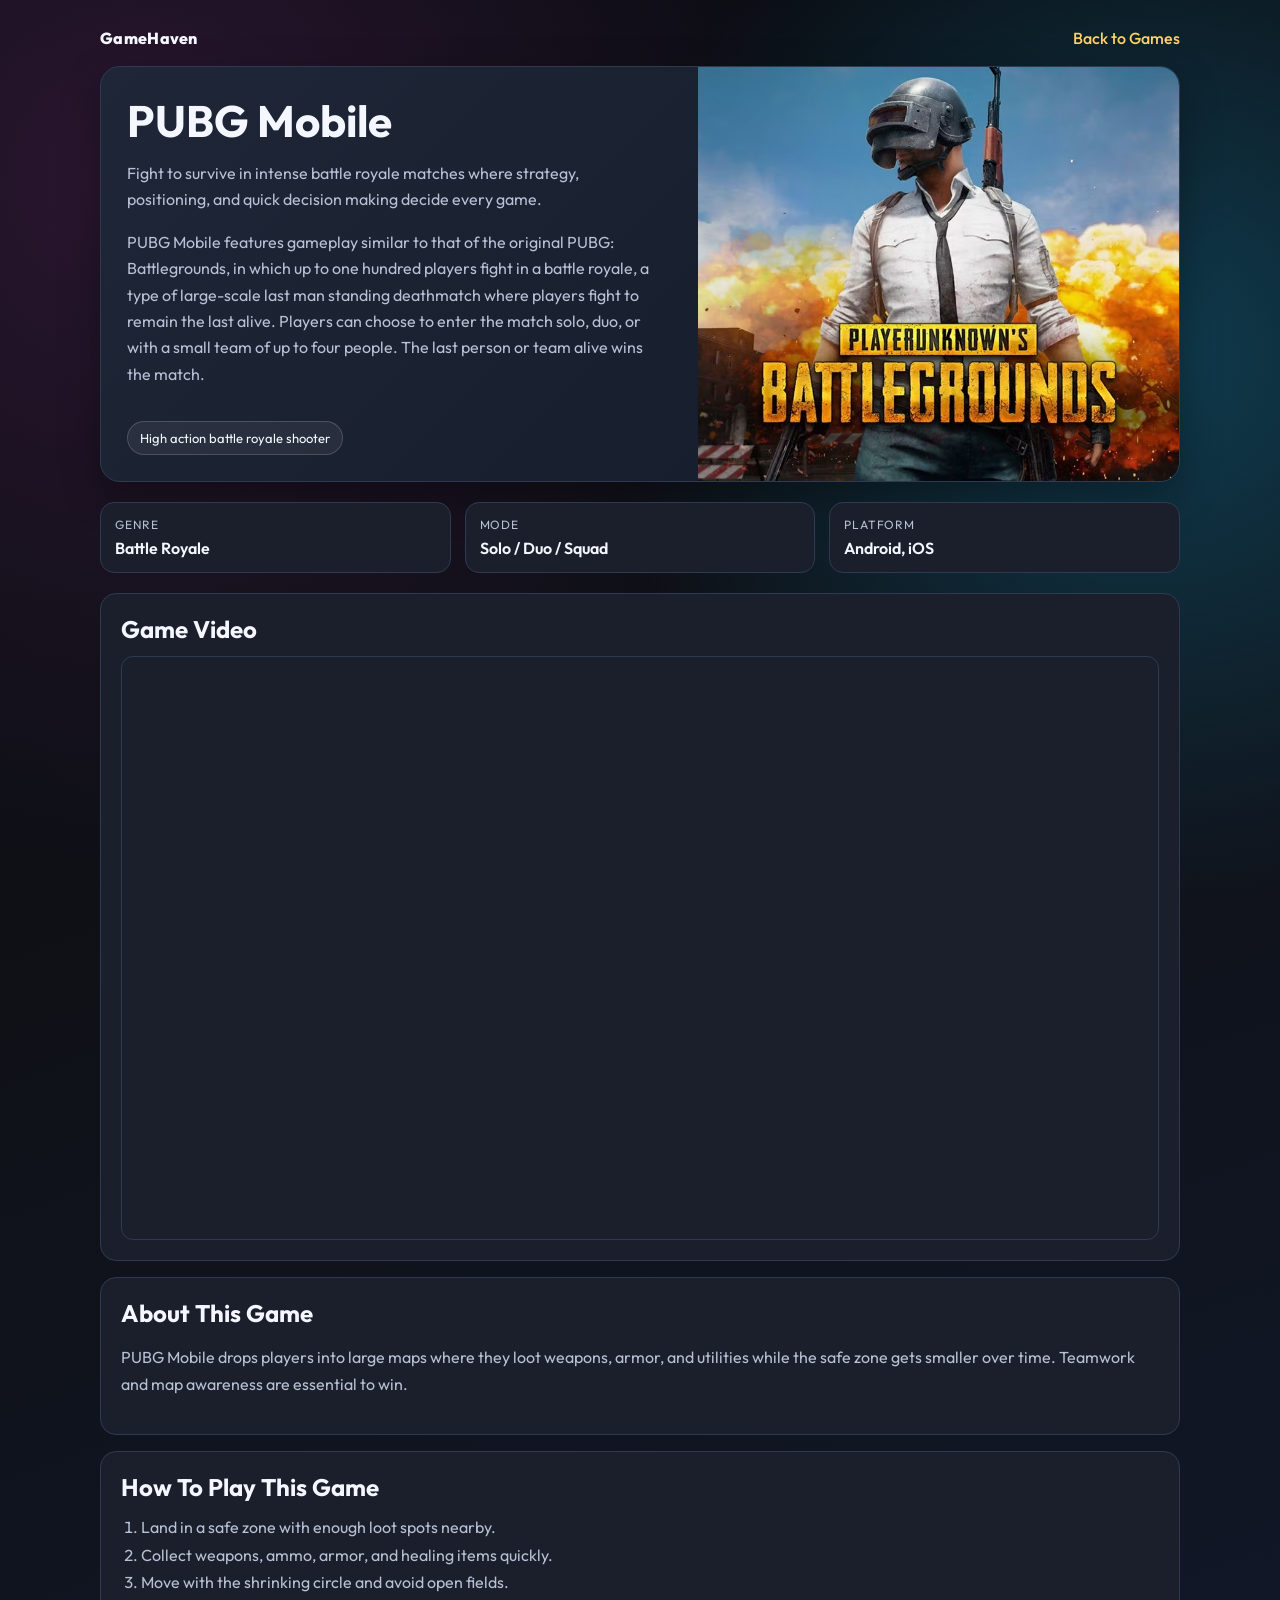
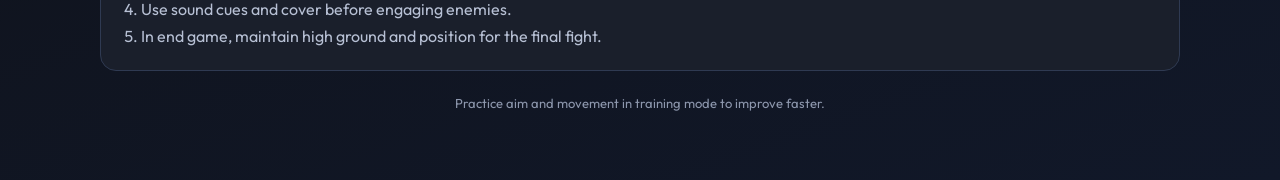
<file: game_pages/pubg.html>
<!DOCTYPE html>
<html lang="en">
<head>
    <meta charset="UTF-8">
    <meta name="viewport" content="width=device-width, initial-scale=1.0">
    <title>PUBG Mobile | GameHaven</title>
    <link rel="stylesheet" href="gamestyle.css">
</head>
<body>
    <main class="page">
        <div class="topbar">
            <a class="brand" href="../index.html">GameHaven</a>
            <a class="back-link" href="../index.html#games">Back to Games</a>
        </div>

        <section class="hero">
            <div class="hero-content">
                <h1>PUBG Mobile</h1>
                <p>
                    Fight to survive in intense battle royale matches where strategy, positioning, and quick decision making decide every game.
                </p>
                <p>
                    PUBG Mobile features gameplay similar to that of the original PUBG: Battlegrounds, in which up to one hundred players fight in a battle royale, a type of large-scale last man standing deathmatch where players fight to remain the last alive. Players can choose to enter the match solo, duo, or with a small team of up to four people. The last person or team alive wins the match.
                </p>
                <span class="tag">High action battle royale shooter</span>
            </div>
            <div class="hero-image">
                <img src="../gamespic/pubg.jpg" alt="PUBG Mobile">
            </div>
        </section>

        <section class="stats">
            <article class="stat-card"><div class="stat-label">Genre</div><div class="stat-value">Battle Royale</div></article>
            <article class="stat-card"><div class="stat-label">Mode</div><div class="stat-value">Solo / Duo / Squad</div></article>
            <article class="stat-card"><div class="stat-label">Platform</div><div class="stat-value">Android, iOS</div></article>
        </section>

        <section class="section">
            <h2>Game Video</h2>
            <div class="video-wrap">
                <iframe width="560" height="315" src="https://www.youtube.com/embed/_rD68RkYE3c?si=dBSUvvD8qFD4_gkg" title="YouTube video player" frameborder="0" allow="accelerometer; autoplay; clipboard-write; encrypted-media; gyroscope; picture-in-picture; web-share" referrerpolicy="strict-origin-when-cross-origin" allowfullscreen></iframe>
            </div>
        </section>

        <section class="section">
            <h2>About This Game</h2>
            <p>PUBG Mobile drops players into large maps where they loot weapons, armor, and utilities while the safe zone gets smaller over time. Teamwork and map awareness are essential to win.</p>
        </section>

        <section class="section">
            <h2>How To Play This Game</h2>
            <ol>
                <li>Land in a safe zone with enough loot spots nearby.</li>
                <li>Collect weapons, ammo, armor, and healing items quickly.</li>
                <li>Move with the shrinking circle and avoid open fields.</li>
                <li>Use sound cues and cover before engaging enemies.</li>
                <li>In end game, maintain high ground and position for the final fight.</li>
            </ol>
        </section>

        <p class="footer-note">Practice aim and movement in training mode to improve faster.</p>
    </main>
</body>
</html>
</file>
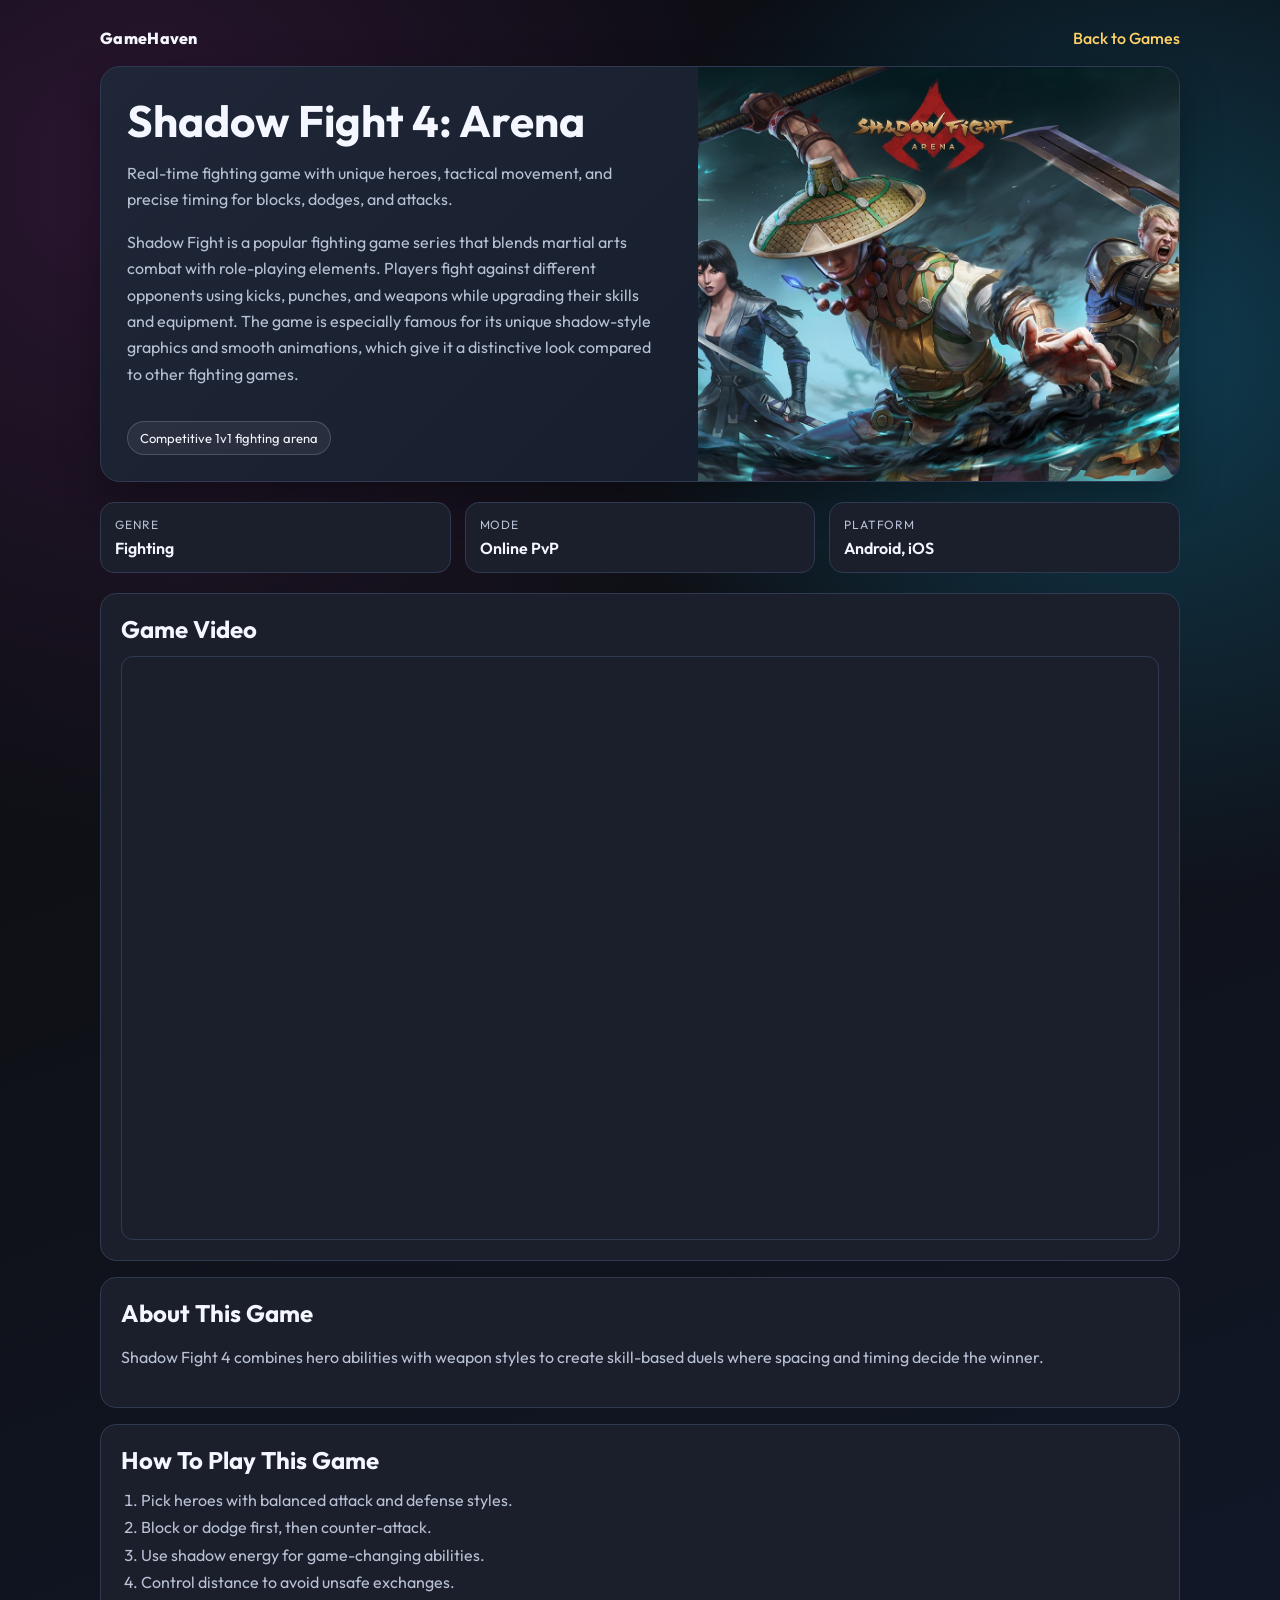
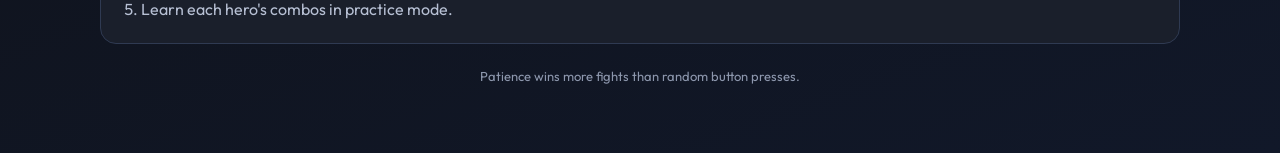
<file: game_pages/shadow.html>
<!DOCTYPE html>
<html lang="en">
<head>
	<meta charset="UTF-8">
	<meta name="viewport" content="width=device-width, initial-scale=1.0">
	<title>Shadow Fight 4: Arena | GameHaven</title>
	<link rel="stylesheet" href="gamestyle.css">
</head>
<body>
<main class="page">
    <div class="topbar">
        <a class="brand" href="../index.html">GameHaven</a>
        <a class="back-link" href="../index.html#games">Back to Games</a>
    </div>
    <section class="hero">
        <div class="hero-content">
            <h1>Shadow Fight 4: Arena</h1>
            <p>
                Real-time fighting game with unique heroes, tactical
                movement, and precise timing for blocks, dodges, and attacks.
            </p>
            <p>
                Shadow Fight is a popular fighting game series that blends martial arts combat with role-playing elements. Players fight against different opponents using kicks, punches, and weapons while upgrading their skills and equipment. The game is especially famous for its unique shadow-style graphics and smooth animations, which give it a distinctive look compared to other fighting games.
            </p>
            <span class="tag">
                Competitive 1v1 fighting arena
            </span>
        </div>

        <div class="hero-image">
            <img src="../gamespic/sf4.jpg" alt="Shadow Fight 4 Arena">
        </div>
    </section>
    <section class="stats">

        <article class="stat-card">
            <div class="stat-label">Genre</div>
            <div class="stat-value">Fighting</div>
        </article>

        <article class="stat-card">
            <div class="stat-label">Mode</div>
            <div class="stat-value">Online PvP</div>
        </article>

        <article class="stat-card">
            <div class="stat-label">Platform</div>
            <div class="stat-value">Android, iOS</div>
        </article>

    </section>
    <section class="section">
        <h2>Game Video</h2>

        <div class="video-wrap">
            <iframe width="560" height="315" src="https://www.youtube.com/embed/hVy58hG30zM?si=4ypX3ylS5S6TvTOe" title="YouTube video player" frameborder="0" allow="accelerometer; autoplay; clipboard-write; encrypted-media; gyroscope; picture-in-picture; web-share" referrerpolicy="strict-origin-when-cross-origin" allowfullscreen></iframe>
        </div>
    </section>
    <section class="section">
        <h2>About This Game</h2>
        <p>
            Shadow Fight 4 combines hero abilities with weapon styles
            to create skill-based duels where spacing and timing decide
            the winner.
        </p>
    </section>
    <section class="section">
        <h2>How To Play This Game</h2>

        <ol>
            <li>Pick heroes with balanced attack and defense styles.</li>
            <li>Block or dodge first, then counter-attack.</li>
            <li>Use shadow energy for game-changing abilities.</li>
            <li>Control distance to avoid unsafe exchanges.</li>
            <li>Learn each hero's combos in practice mode.</li>
        </ol>
    </section>
    <p class="footer-note">
        Patience wins more fights than random button presses.
    </p>
</main>
</body>
</html>
</file>
<file: game_pages/gamestyle.css>
@import url('https://fonts.googleapis.com/css2?family=Outfit:wght@300;400;500;700;800&display=swap');

:root {
	--bg: #0f1117;
	--surface: #1a1f2b;
	--surface-soft: #232a39;
	--text: #f4f7ff;
	--muted: #b7c0d4;
	--accent: #ff5a1f;
	--accent-alt: #ffd166;
	--line: #2f3a52;
}

* {
	box-sizing: border-box;
}

body {
	margin: 0;
	font-family: 'Outfit', sans-serif;
	color: var(--text);
	background:
		radial-gradient(circle at 10% 10%, #2a1630 0%, transparent 35%),
		radial-gradient(circle at 90% 20%, #0f3c4f 0%, transparent 30%),
		linear-gradient(160deg, #080a0f 0%, var(--bg) 45%, #111829 100%);
}

.page {
	width: min(1080px, 92vw);
	margin: 0 auto;
	padding: 28px 0 56px;
}

.topbar {
	display: flex;
	justify-content: space-between;
	align-items: center;
	margin-bottom: 18px;
}

.brand {
	font-weight: 800;
	letter-spacing: 0.3px;
	text-decoration: none;
	color: var(--text);
}

.back-link {
	text-decoration: none;
	color: var(--accent-alt);
	font-weight: 500;
}

.hero {
	display: grid;
	grid-template-columns: 1.2fr 1fr;
	gap: 20px;
	background: linear-gradient(135deg, #1f2637 0%, #131a28 100%);
	border: 1px solid var(--line);
	border-radius: 20px;
	overflow: hidden;
	box-shadow: 0 15px 40px #00000055;
}

.hero-content {
	padding: 26px;
}

.hero h1 {
	margin: 0;
	font-size: clamp(30px, 4.5vw, 44px);
}

.hero p {
	color: var(--muted);
	line-height: 1.65;
	margin-top: 12px;
}

.tag {
	display: inline-block;
	margin-top: 18px;
	padding: 8px 12px;
	background: #ffffff10;
	border: 1px solid #ffffff2a;
	border-radius: 999px;
	font-size: 13px;
}

.hero-image {
	min-height: 260px;
	height: 100%;
}

.hero-image img {
	width: 100%;
	height: 100%;
	object-fit: cover;
}

.stats {
	display: grid;
	grid-template-columns: repeat(3, 1fr);
	gap: 14px;
	margin: 20px 0;
}

.stat-card {
	background: var(--surface);
	border: 1px solid var(--line);
	border-radius: 14px;
	padding: 14px;
}

.stat-label {
	color: var(--muted);
	font-size: 12px;
	text-transform: uppercase;
	letter-spacing: 0.8px;
}

.stat-value {
	margin-top: 6px;
	font-weight: 600;
}

.section {
	background: var(--surface);
	border: 1px solid var(--line);
	border-radius: 16px;
	padding: 20px;
	margin-top: 16px;
}

.section h2 {
	margin: 0 0 12px;
	font-size: 24px;
}

.section p,
.section li {
	color: var(--muted);
	line-height: 1.7;
}

.section ol,
.section ul {
	margin: 0;
	padding-left: 20px;
}

.video-wrap {
	width: 100%;
	aspect-ratio: 16 / 9;
	border-radius: 12px;
	overflow: hidden;
	border: 1px solid var(--line);
}

.video-wrap iframe {
	width: 100%;
	height: 100%;
	border: 0;
}

.footer-note {
	margin-top: 24px;
	color: #8d97ad;
	text-align: center;
	font-size: 13px;
}

@media (max-width: 900px) {
	.hero {
		grid-template-columns: 1fr;
	}

	.hero-image {
		min-height: 220px;
	}

	.stats {
		grid-template-columns: 1fr;
	}
}
</file>
